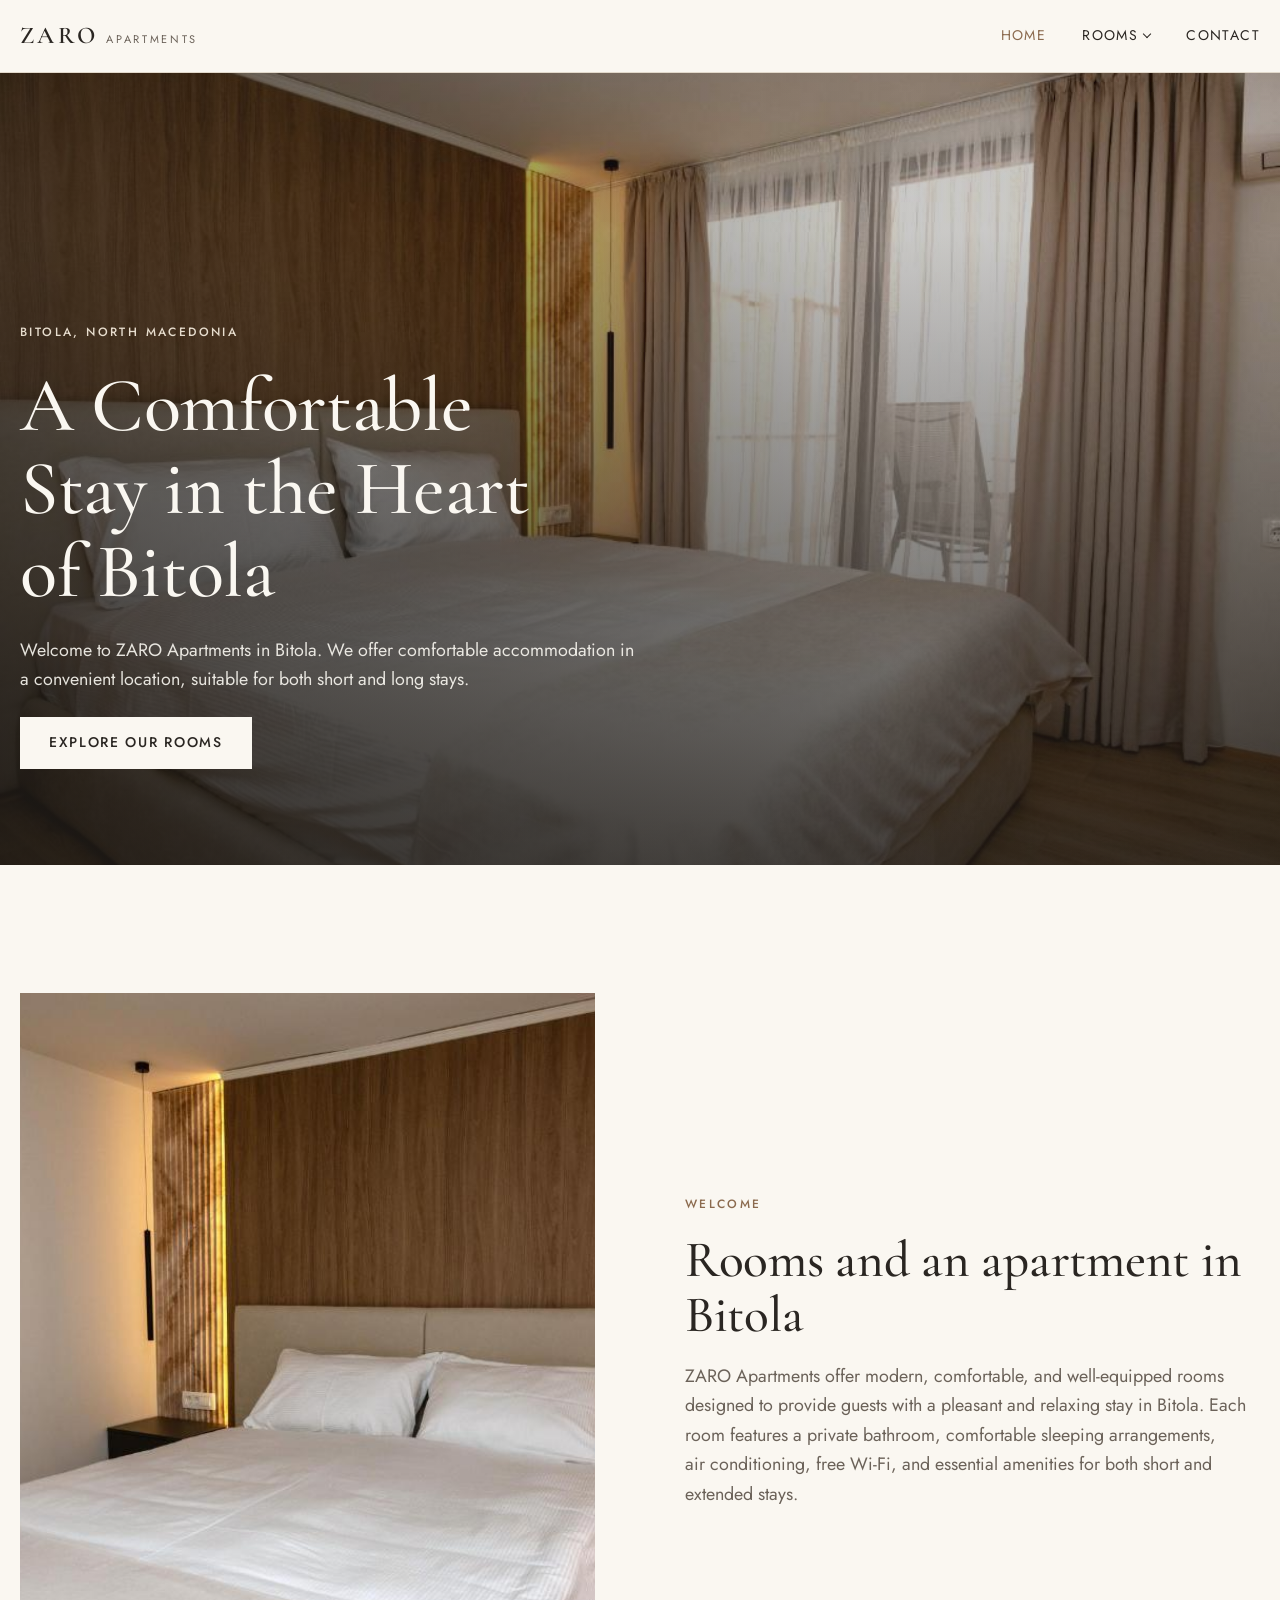
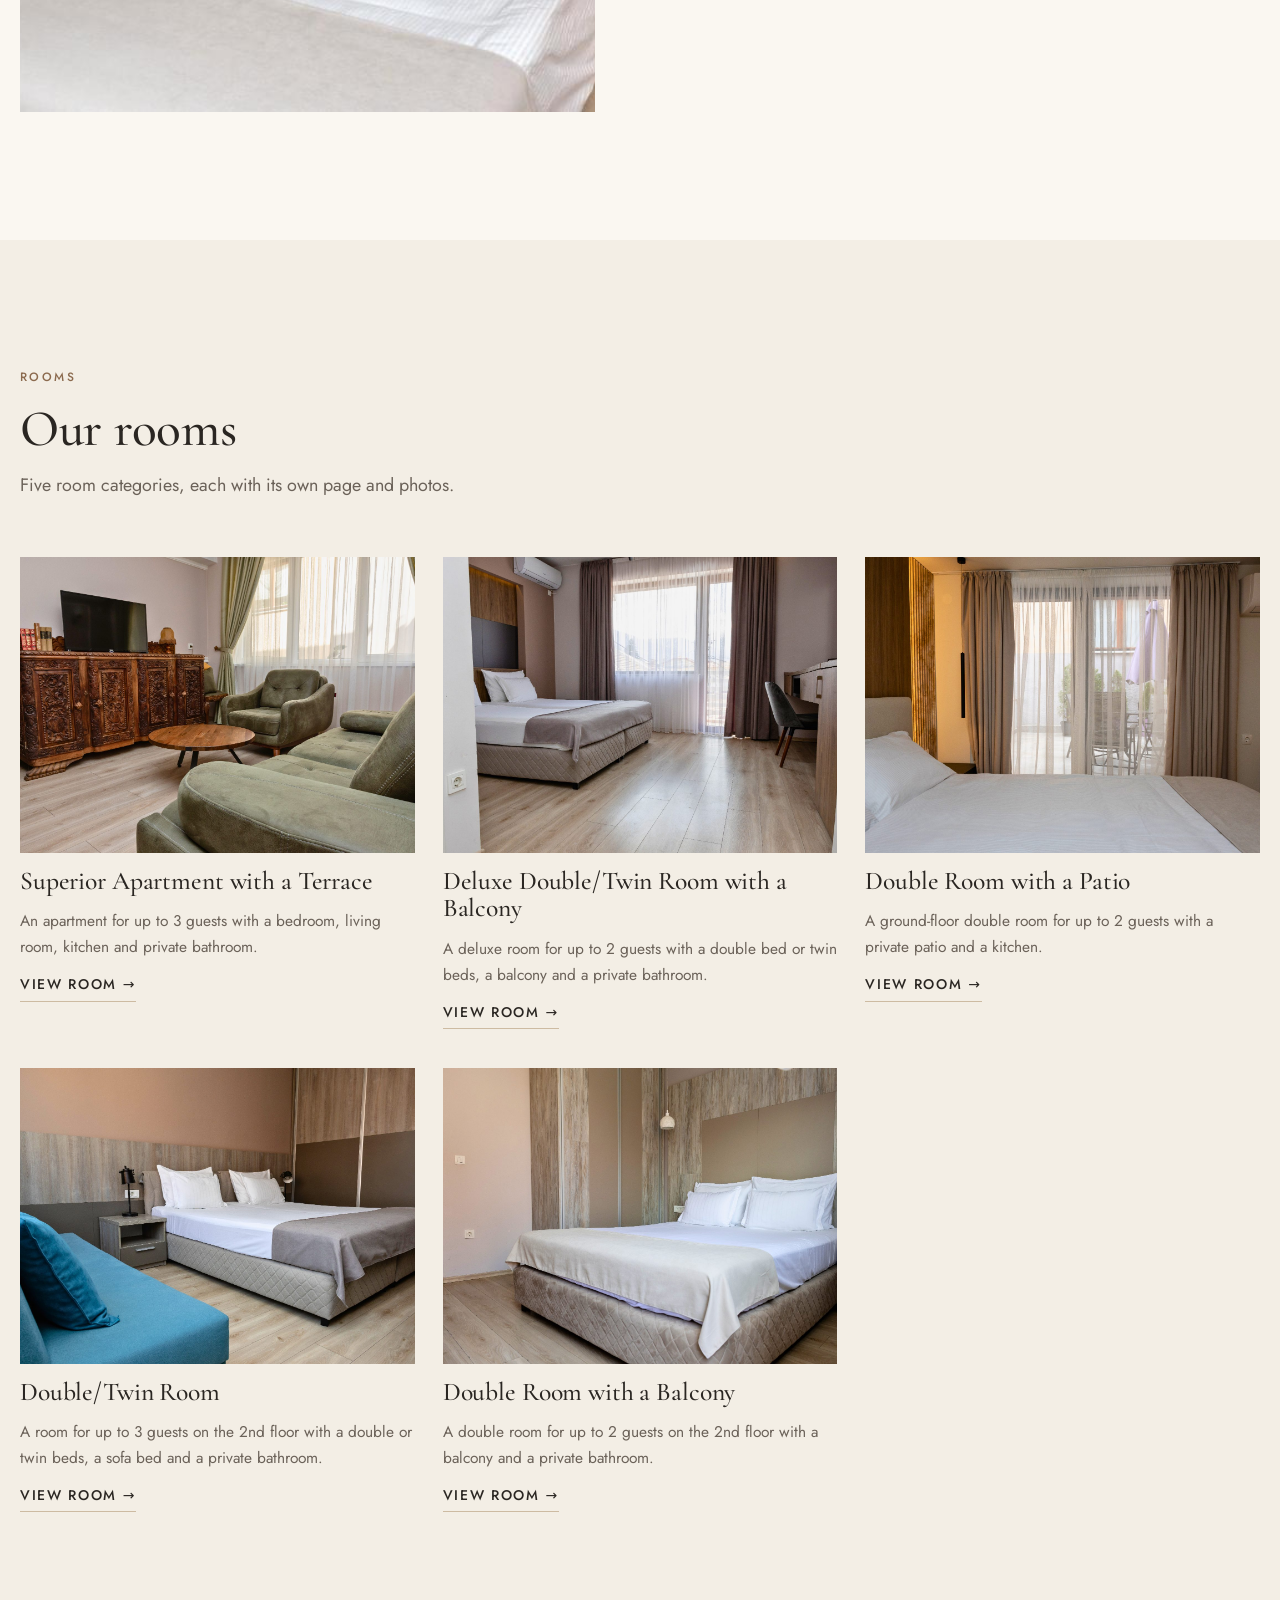
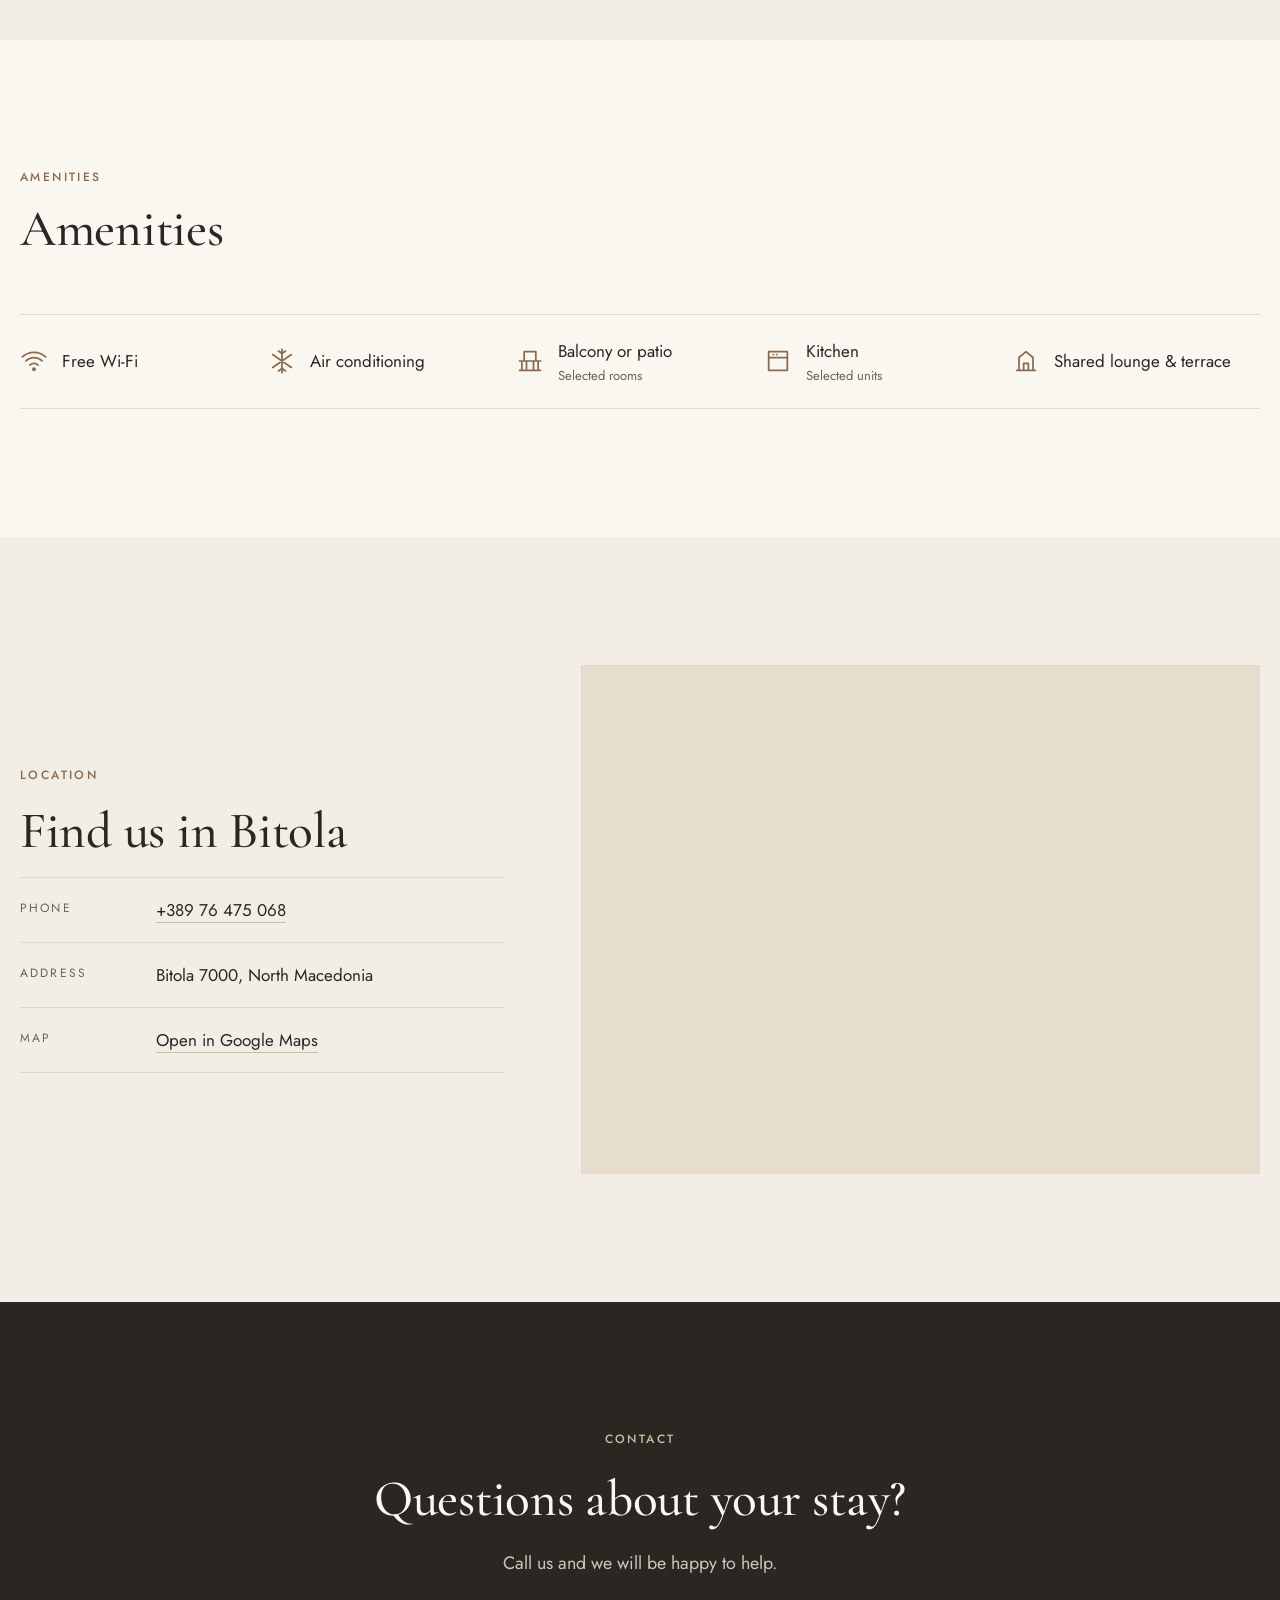
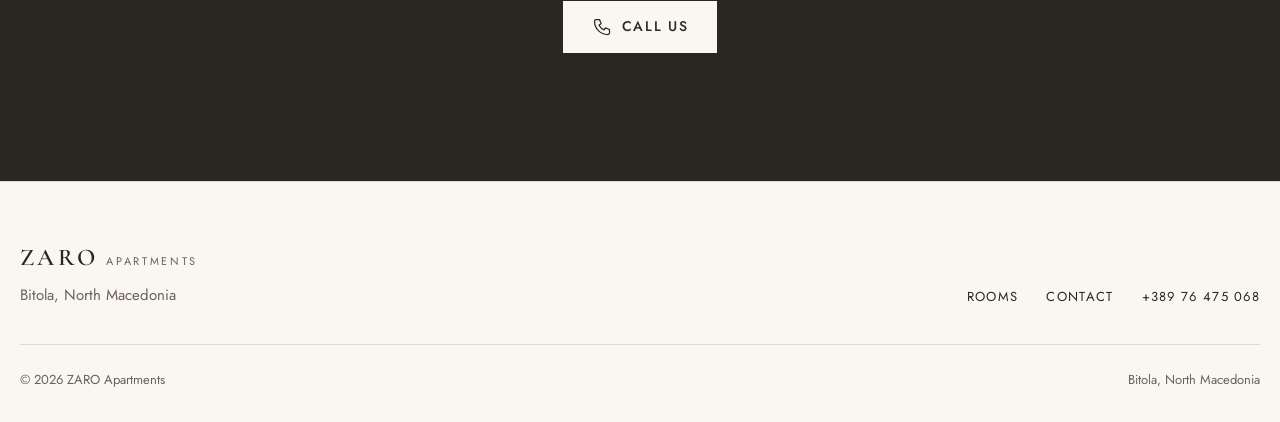
<file: index.html>
<!doctype html>
<html lang="en"><head><meta charset="utf-8"><meta name="viewport" content="width=device-width,initial-scale=1">
<title>ZARO Apartments · Rooms & Apartment in Bitola, North Macedonia</title>
<meta name="description" content="ZARO Apartments in Bitola, North Macedonia. Rooms and an apartment with free Wi-Fi and air conditioning, suitable for short and long stays.">
<link rel="canonical" href="https://avellagency.github.io/zaroapartmani2/">
<meta name="robots" content="index,follow,max-image-preview:large">
<link rel="alternate" hreflang="en" href="https://avellagency.github.io/zaroapartmani2/"><link rel="alternate" hreflang="x-default" href="https://avellagency.github.io/zaroapartmani2/">
<meta property="og:image:width" content="1024"><meta property="og:image:height" content="683"><meta property="og:image:alt" content="A Comfortable Stay in the Heart of Bitola">
<meta name="twitter:card" content="summary_large_image"><meta name="twitter:title" content="ZARO Apartments · Rooms & Apartment in Bitola, North Macedonia"><meta name="twitter:description" content="ZARO Apartments in Bitola, North Macedonia. Rooms and an apartment with free Wi-Fi and air conditioning, suitable for short and long stays."><meta name="twitter:image" content="https://avellagency.github.io/zaroapartmani2/50.jpg">
<meta name="geo.region" content="MK"><meta name="geo.placename" content="Bitola">
<meta name="format-detection" content="telephone=yes">
<link rel="manifest" href="site.webmanifest">
<meta property="og:type" content="website"><meta property="og:locale" content="en_GB"><meta property="og:site_name" content="ZARO Apartments"><meta property="og:title" content="ZARO Apartments · Rooms & Apartment in Bitola, North Macedonia"><meta property="og:description" content="ZARO Apartments in Bitola, North Macedonia. Rooms and an apartment with free Wi-Fi and air conditioning, suitable for short and long stays."><meta property="og:url" content="https://avellagency.github.io/zaroapartmani2/"><meta property="og:image" content="https://avellagency.github.io/zaroapartmani2/50.jpg">
<meta name="theme-color" content="#FAF7F1">
<link rel="icon" href="data:image/svg+xml,%3Csvg xmlns='http://www.w3.org/2000/svg' viewBox='0 0 64 64'%3E%3Crect width='64' height='64' fill='%23FAF7F1'/%3E%3Ctext x='32' y='46' font-family='Georgia' font-size='40' fill='%238B6A4E' text-anchor='middle'%3EZ%3C/text%3E%3C/svg%3E">
<link rel="preload" as="image" href="50.jpg" fetchpriority="high">
<link rel="preconnect" href="https://fonts.googleapis.com"><link rel="preconnect" href="https://fonts.gstatic.com" crossorigin>
<link href="https://fonts.googleapis.com/css2?family=Cormorant+Garamond:wght@500;600&family=Jost:wght@400;500&display=swap" rel="stylesheet">
<link rel="stylesheet" href="style.css">
<script type="application/ld+json">{"@context":"https://schema.org","@graph":[{"@type":"WebSite","@id":"https://avellagency.github.io/zaroapartmani2/#website","url":"https://avellagency.github.io/zaroapartmani2/","name":"ZARO Apartments","inLanguage":"en"},{"@type":"LodgingBusiness","@id":"https://avellagency.github.io/zaroapartmani2/#business","name":"ZARO Apartments","url":"https://avellagency.github.io/zaroapartmani2/","telephone":"+38976475068","image":"https://avellagency.github.io/zaroapartmani2/50.jpg","address":{"@type":"PostalAddress","addressLocality":"Bitola","postalCode":"7000","addressCountry":"MK"},"areaServed":"Bitola","description":"ZARO Apartments in Bitola, North Macedonia. Rooms and an apartment with free Wi-Fi and air conditioning, suitable for short and long stays.","amenityFeature":[{"@type":"LocationFeatureSpecification","name":"Free Wi-Fi","value":true},{"@type":"LocationFeatureSpecification","name":"Air conditioning","value":true},{"@type":"LocationFeatureSpecification","name":"Shared lounge","value":true},{"@type":"LocationFeatureSpecification","name":"Terrace","value":true},{"@type":"LocationFeatureSpecification","name":"Bike rental","value":true},{"@type":"LocationFeatureSpecification","name":"Car rental","value":true}],"containsPlace":[{"@id":"https://avellagency.github.io/zaroapartmani2/deluxe-double-twin-room-with-balcony.html#room"},{"@id":"https://avellagency.github.io/zaroapartmani2/double-room-with-balcony.html#room"},{"@id":"https://avellagency.github.io/zaroapartmani2/double-twin-room.html#room"},{"@id":"https://avellagency.github.io/zaroapartmani2/studio-with-patio.html#room"},{"@id":"https://avellagency.github.io/zaroapartmani2/superior-apartment.html#room"}]}]}</script>
</head><body>
<a class="skip" href="#main">Skip to content</a>
<header class="hdr"><div class="wrap">
<a href="index.html" class="logo" aria-label="ZARO Apartments, home">ZARO<small>APARTMENTS</small></a>
<button class="burger" aria-label="Menu" aria-expanded="false" aria-controls="nav"><i></i><i></i></button>
<nav id="nav" class="nav" aria-label="Main">
<a href="index.html" aria-current="page">Home</a>
<div class="dd"><button aria-expanded="false" aria-controls="rooms-menu">Rooms</button>
<ul id="rooms-menu"><li><a href="superior-apartment.html">Superior Apartment with a Terrace</a></li><li><a href="deluxe-double-twin-room-with-balcony.html">Deluxe Double/Twin Room with a Balcony</a></li><li><a href="studio-with-patio.html">Double Room with a Patio</a></li><li><a href="double-twin-room.html">Double/Twin Room</a></li><li><a href="double-room-with-balcony.html">Double Room with a Balcony</a></li></ul></div>
<a href="contact.html">Contact</a>
</nav></div></header>
<main id="main">
<section class="hero">
<img src="50.jpg" alt="Bright bedroom with white bedding and sheer curtains" width="1024" height="683" fetchpriority="high">
<div class="wrap"><p class="eyebrow">Bitola, North Macedonia</p>
<h1>A Comfortable Stay in the Heart of Bitola</h1>
<p class="lead">Welcome to ZARO Apartments in Bitola. We offer comfortable accommodation in a convenient location, suitable for both short and long stays.</p>
<a href="index.html#rooms" class="btn light">Explore Our Rooms</a></div></section>

<section class="sec"><div class="wrap split">
<img src="13.jpg" alt="Bedroom with warm wood wall panels and soft lighting" width="1024" height="683" loading="lazy">
<div class="stack"><p class="eyebrow">Welcome</p><h2>Rooms and an apartment in Bitola</h2>
<p class="lead">ZARO Apartments offer modern, comfortable, and well-equipped rooms designed to provide guests with a pleasant and relaxing stay in Bitola. Each room features a private bathroom, comfortable sleeping arrangements, air conditioning, free Wi-Fi, and essential amenities for both short and extended stays.</p></div></div></section>

<section class="sec alt" id="rooms"><div class="wrap">
<div class="head"><p class="eyebrow">Rooms</p><h2>Our rooms</h2><p class="lead">Five room categories, each with its own page and photos.</p></div>
<div class="cards"><article class="rc"><a href="superior-apartment.html" class="ph" tabindex="-1" aria-hidden="true"><img src="superior-1.jpg" alt="Living room with carved wooden sideboard, TV and green sofa set" width="1600" height="1067" loading="lazy"></a><h3><a href="superior-apartment.html">Superior Apartment with a Terrace</a></h3><p>An apartment for up to 3 guests with a bedroom, living room, kitchen and private bathroom.</p><a href="superior-apartment.html" class="link" aria-label="View room: Superior Apartment with a Terrace">View Room →</a></article><article class="rc"><a href="deluxe-double-twin-room-with-balcony.html" class="ph" tabindex="-1" aria-hidden="true"><img src="deluxe-2.jpg" alt="Twin room with balcony door, sheer curtains and desk" width="1600" height="1067" loading="lazy"></a><h3><a href="deluxe-double-twin-room-with-balcony.html">Deluxe Double/Twin Room with a Balcony</a></h3><p>A deluxe room for up to 2 guests with a double bed or twin beds, a balcony and a private bathroom.</p><a href="deluxe-double-twin-room-with-balcony.html" class="link" aria-label="View room: Deluxe Double/Twin Room with a Balcony">View Room →</a></article><article class="rc"><a href="studio-with-patio.html" class="ph" tabindex="-1" aria-hidden="true"><img src="patio-1.jpg" alt="Double bed facing the glass door to the private patio" width="1600" height="1067" loading="lazy"></a><h3><a href="studio-with-patio.html">Double Room with a Patio</a></h3><p>A ground-floor double room for up to 2 guests with a private patio and a kitchen.</p><a href="studio-with-patio.html" class="link" aria-label="View room: Double Room with a Patio">View Room →</a></article><article class="rc"><a href="double-twin-room.html" class="ph" tabindex="-1" aria-hidden="true"><img src="twin-1.jpg" alt="Twin beds with sofa bed and bedside table" width="1600" height="1067" loading="lazy"></a><h3><a href="double-twin-room.html">Double/Twin Room</a></h3><p>A room for up to 3 guests on the 2nd floor with a double or twin beds, a sofa bed and a private bathroom.</p><a href="double-twin-room.html" class="link" aria-label="View room: Double/Twin Room">View Room →</a></article><article class="rc"><a href="double-room-with-balcony.html" class="ph" tabindex="-1" aria-hidden="true"><img src="balcony-1.jpg" alt="Double bed with upholstered headboard and wood panel wall" width="1600" height="1067" loading="lazy"></a><h3><a href="double-room-with-balcony.html">Double Room with a Balcony</a></h3><p>A double room for up to 2 guests on the 2nd floor with a balcony and a private bathroom.</p><a href="double-room-with-balcony.html" class="link" aria-label="View room: Double Room with a Balcony">View Room →</a></article></div>
</div></section>

<section class="sec"><div class="wrap">
<div class="head"><p class="eyebrow">Amenities</p><h2>Amenities</h2></div>
<ul class="am">
<li><svg class="ico" viewBox="0 0 24 24" aria-hidden="true"><path d="M2 8.5a15 15 0 0 1 20 0M5 12a10 10 0 0 1 14 0M8.5 15.5a5 5 0 0 1 7 0"/><circle cx="12" cy="19" r="1"/></svg><span>Free Wi-Fi</span></li>
<li><svg class="ico" viewBox="0 0 24 24" aria-hidden="true"><path d="M12 2v20M4 6.5l16 11M20 6.5l-16 11M9 3.5l3 2 3-2M9 20.5l3-2 3 2"/></svg><span>Air conditioning</span></li>
<li><svg class="ico" viewBox="0 0 24 24" aria-hidden="true"><path d="M3 12h18M5 12v8M9 12v8M15 12v8M19 12v8M3 20h18M7 12V4h10v8"/></svg><span>Balcony or patio<small>Selected rooms</small></span></li>
<li><svg class="ico" viewBox="0 0 24 24" aria-hidden="true"><path d="M4 4h16v16H4zM4 9h16M8 6.5h.01M11 6.5h.01"/></svg><span>Kitchen<small>Selected units</small></span></li>
<li><svg class="ico" viewBox="0 0 24 24" aria-hidden="true"><path d="M4 20h16M6 20V9l6-5 6 5v11M10 20v-6h4v6"/></svg><span>Shared lounge &amp; terrace</span></li>
</ul></div></section>

<section class="sec alt" id="location"><div class="wrap loc">
<div class="stack"><p class="eyebrow">Location</p><h2>Find us in Bitola</h2><dl class="dl">
<div><dt>Phone</dt><dd><a href="tel:+38976475068">+389 76 475 068</a></dd></div>
<div><dt>Address</dt><dd>Bitola 7000, North Macedonia</dd></div>
<div><dt>Map</dt><dd><a href="https://www.google.com/maps/search/?api=1&query=ZARO+Apartments+Bitola" target="_blank" rel="noopener">Open in Google Maps</a></dd></div></dl></div>
<div class="map"><iframe src="https://www.google.com/maps?q=ZARO+Apartments+Bitola&z=15&output=embed" loading="lazy" title="Map showing ZARO Apartments in Bitola" referrerpolicy="no-referrer-when-downgrade"></iframe></div></div></section>

<section class="sec cta"><div class="wrap"><p class="eyebrow">Contact</p><h2>Questions about your stay?</h2><p class="lead">Call us and we will be happy to help.</p><a href="tel:+38976475068" class="btn light"><svg class="ico" viewBox="0 0 24 24" aria-hidden="true"><path d="M5 3h4l2 5-2.5 1.5a11 11 0 0 0 6 6L16 13l5 2v4a2 2 0 0 1-2 2A16 16 0 0 1 3 5a2 2 0 0 1 2-2z"/></svg>Call Us</a></div></section>
</main>
<footer class="ftr"><div class="wrap">
<div class="ftr-top"><div class="stack" style="gap:6px"><span class="logo">ZARO<small>APARTMENTS</small></span><span style="color:var(--mut)">Bitola, North Macedonia</span></div>
<nav aria-label="Footer"><a href="index.html#rooms">Rooms</a><a href="contact.html">Contact</a><a href="tel:+38976475068">+389 76 475 068</a></nav></div>
<div class="ftr-base"><span>© 2026 ZARO Apartments</span><span>Bitola, North Macedonia</span></div>
</div></footer>
<script src="main.js" defer></script>
</body></html>
</file>
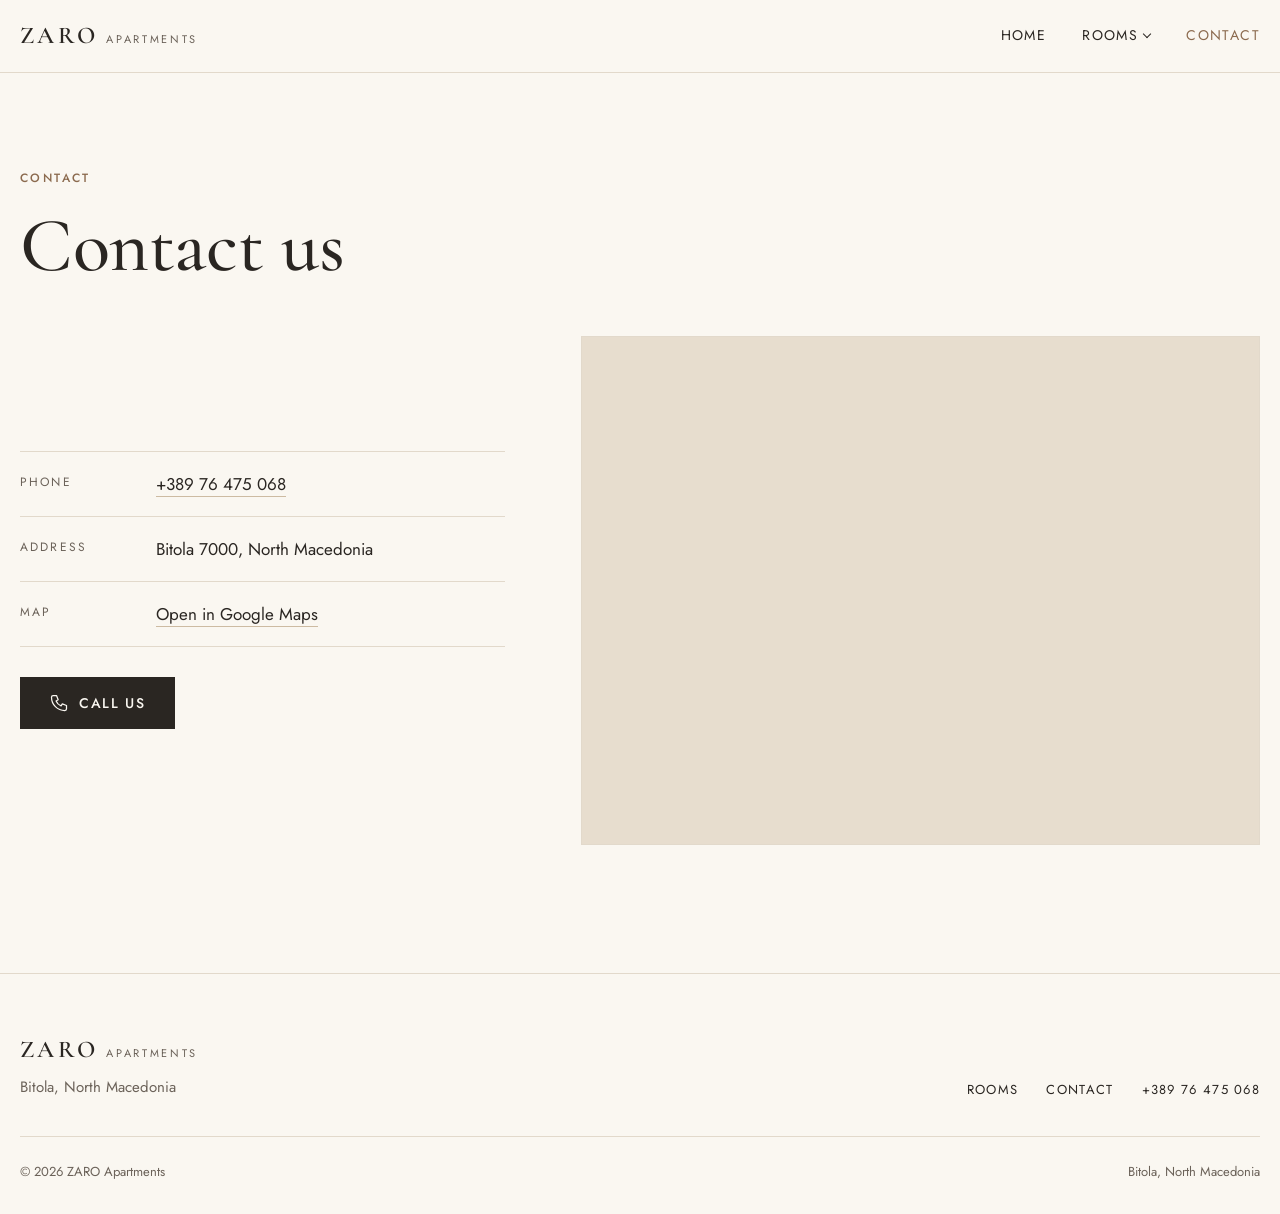
<file: contact.html>
<!doctype html>
<html lang="en"><head><meta charset="utf-8"><meta name="viewport" content="width=device-width,initial-scale=1">
<title>Contact · ZARO Apartments Bitola</title>
<meta name="description" content="Contact ZARO Apartments in Bitola, North Macedonia by phone. Address and Google Maps directions.">
<link rel="canonical" href="https://avellagency.github.io/zaroapartmani2/contact.html">
<meta name="robots" content="index,follow,max-image-preview:large">
<link rel="alternate" hreflang="en" href="https://avellagency.github.io/zaroapartmani2/contact.html"><link rel="alternate" hreflang="x-default" href="https://avellagency.github.io/zaroapartmani2/contact.html">
<meta property="og:image:width" content="1024"><meta property="og:image:height" content="683"><meta property="og:image:alt" content="Contact us">
<meta name="twitter:card" content="summary_large_image"><meta name="twitter:title" content="Contact · ZARO Apartments Bitola"><meta name="twitter:description" content="Contact ZARO Apartments in Bitola, North Macedonia by phone. Address and Google Maps directions."><meta name="twitter:image" content="https://avellagency.github.io/zaroapartmani2/50.jpg">
<meta name="geo.region" content="MK"><meta name="geo.placename" content="Bitola">
<meta name="format-detection" content="telephone=yes">
<link rel="manifest" href="site.webmanifest">
<meta property="og:type" content="website"><meta property="og:locale" content="en_GB"><meta property="og:site_name" content="ZARO Apartments"><meta property="og:title" content="Contact · ZARO Apartments Bitola"><meta property="og:description" content="Contact ZARO Apartments in Bitola, North Macedonia by phone. Address and Google Maps directions."><meta property="og:url" content="https://avellagency.github.io/zaroapartmani2/contact.html"><meta property="og:image" content="https://avellagency.github.io/zaroapartmani2/50.jpg">
<meta name="theme-color" content="#FAF7F1">
<link rel="icon" href="data:image/svg+xml,%3Csvg xmlns='http://www.w3.org/2000/svg' viewBox='0 0 64 64'%3E%3Crect width='64' height='64' fill='%23FAF7F1'/%3E%3Ctext x='32' y='46' font-family='Georgia' font-size='40' fill='%238B6A4E' text-anchor='middle'%3EZ%3C/text%3E%3C/svg%3E">
<link rel="preconnect" href="https://fonts.googleapis.com"><link rel="preconnect" href="https://fonts.gstatic.com" crossorigin>
<link href="https://fonts.googleapis.com/css2?family=Cormorant+Garamond:wght@500;600&family=Jost:wght@400;500&display=swap" rel="stylesheet">
<link rel="stylesheet" href="style.css">
<script type="application/ld+json">{"@context":"https://schema.org","@graph":[{"@type":"ContactPage","url":"https://avellagency.github.io/zaroapartmani2/contact.html","name":"Contact · ZARO Apartments Bitola","about":{"@id":"https://avellagency.github.io/zaroapartmani2/#business"}},{"@type":"LodgingBusiness","@id":"https://avellagency.github.io/zaroapartmani2/#business","name":"ZARO Apartments","url":"https://avellagency.github.io/zaroapartmani2/","telephone":"+38976475068","image":"https://avellagency.github.io/zaroapartmani2/50.jpg","address":{"@type":"PostalAddress","addressLocality":"Bitola","postalCode":"7000","addressCountry":"MK"},"areaServed":"Bitola"},{"@type":"BreadcrumbList","itemListElement":[{"@type":"ListItem","position":1,"name":"Home","item":"https://avellagency.github.io/zaroapartmani2/"},{"@type":"ListItem","position":2,"name":"Contact","item":"https://avellagency.github.io/zaroapartmani2/contact.html"}]}]}</script>
</head><body>
<a class="skip" href="#main">Skip to content</a>
<header class="hdr"><div class="wrap">
<a href="index.html" class="logo" aria-label="ZARO Apartments, home">ZARO<small>APARTMENTS</small></a>
<button class="burger" aria-label="Menu" aria-expanded="false" aria-controls="nav"><i></i><i></i></button>
<nav id="nav" class="nav" aria-label="Main">
<a href="index.html">Home</a>
<div class="dd"><button aria-expanded="false" aria-controls="rooms-menu">Rooms</button>
<ul id="rooms-menu"><li><a href="superior-apartment.html">Superior Apartment with a Terrace</a></li><li><a href="deluxe-double-twin-room-with-balcony.html">Deluxe Double/Twin Room with a Balcony</a></li><li><a href="studio-with-patio.html">Double Room with a Patio</a></li><li><a href="double-twin-room.html">Double/Twin Room</a></li><li><a href="double-room-with-balcony.html">Double Room with a Balcony</a></li></ul></div>
<a href="contact.html" aria-current="page">Contact</a>
</nav></div></header>
<main id="main">
<div class="wrap rhead" style="padding-top:clamp(56px,8vw,96px)"><p class="eyebrow">Contact</p><h1>Contact us</h1></div>
<div class="wrap loc" style="padding-bottom:clamp(72px,10vw,128px)"><div class="stack"><dl class="dl">
<div><dt>Phone</dt><dd><a href="tel:+38976475068">+389 76 475 068</a></dd></div>
<div><dt>Address</dt><dd>Bitola 7000, North Macedonia</dd></div>
<div><dt>Map</dt><dd><a href="https://www.google.com/maps/search/?api=1&query=ZARO+Apartments+Bitola" target="_blank" rel="noopener">Open in Google Maps</a></dd></div></dl><div style="margin-top:12px"><a href="tel:+38976475068" class="btn "><svg class="ico" viewBox="0 0 24 24" aria-hidden="true"><path d="M5 3h4l2 5-2.5 1.5a11 11 0 0 0 6 6L16 13l5 2v4a2 2 0 0 1-2 2A16 16 0 0 1 3 5a2 2 0 0 1 2-2z"/></svg>Call Us</a></div></div><div class="map"><iframe src="https://www.google.com/maps?q=ZARO+Apartments+Bitola&z=15&output=embed" loading="lazy" title="Map showing ZARO Apartments in Bitola" referrerpolicy="no-referrer-when-downgrade"></iframe></div></div>
</main>
<footer class="ftr"><div class="wrap">
<div class="ftr-top"><div class="stack" style="gap:6px"><span class="logo">ZARO<small>APARTMENTS</small></span><span style="color:var(--mut)">Bitola, North Macedonia</span></div>
<nav aria-label="Footer"><a href="index.html#rooms">Rooms</a><a href="contact.html">Contact</a><a href="tel:+38976475068">+389 76 475 068</a></nav></div>
<div class="ftr-base"><span>© 2026 ZARO Apartments</span><span>Bitola, North Macedonia</span></div>
</div></footer>
<script src="main.js" defer></script>
</body></html>
</file>
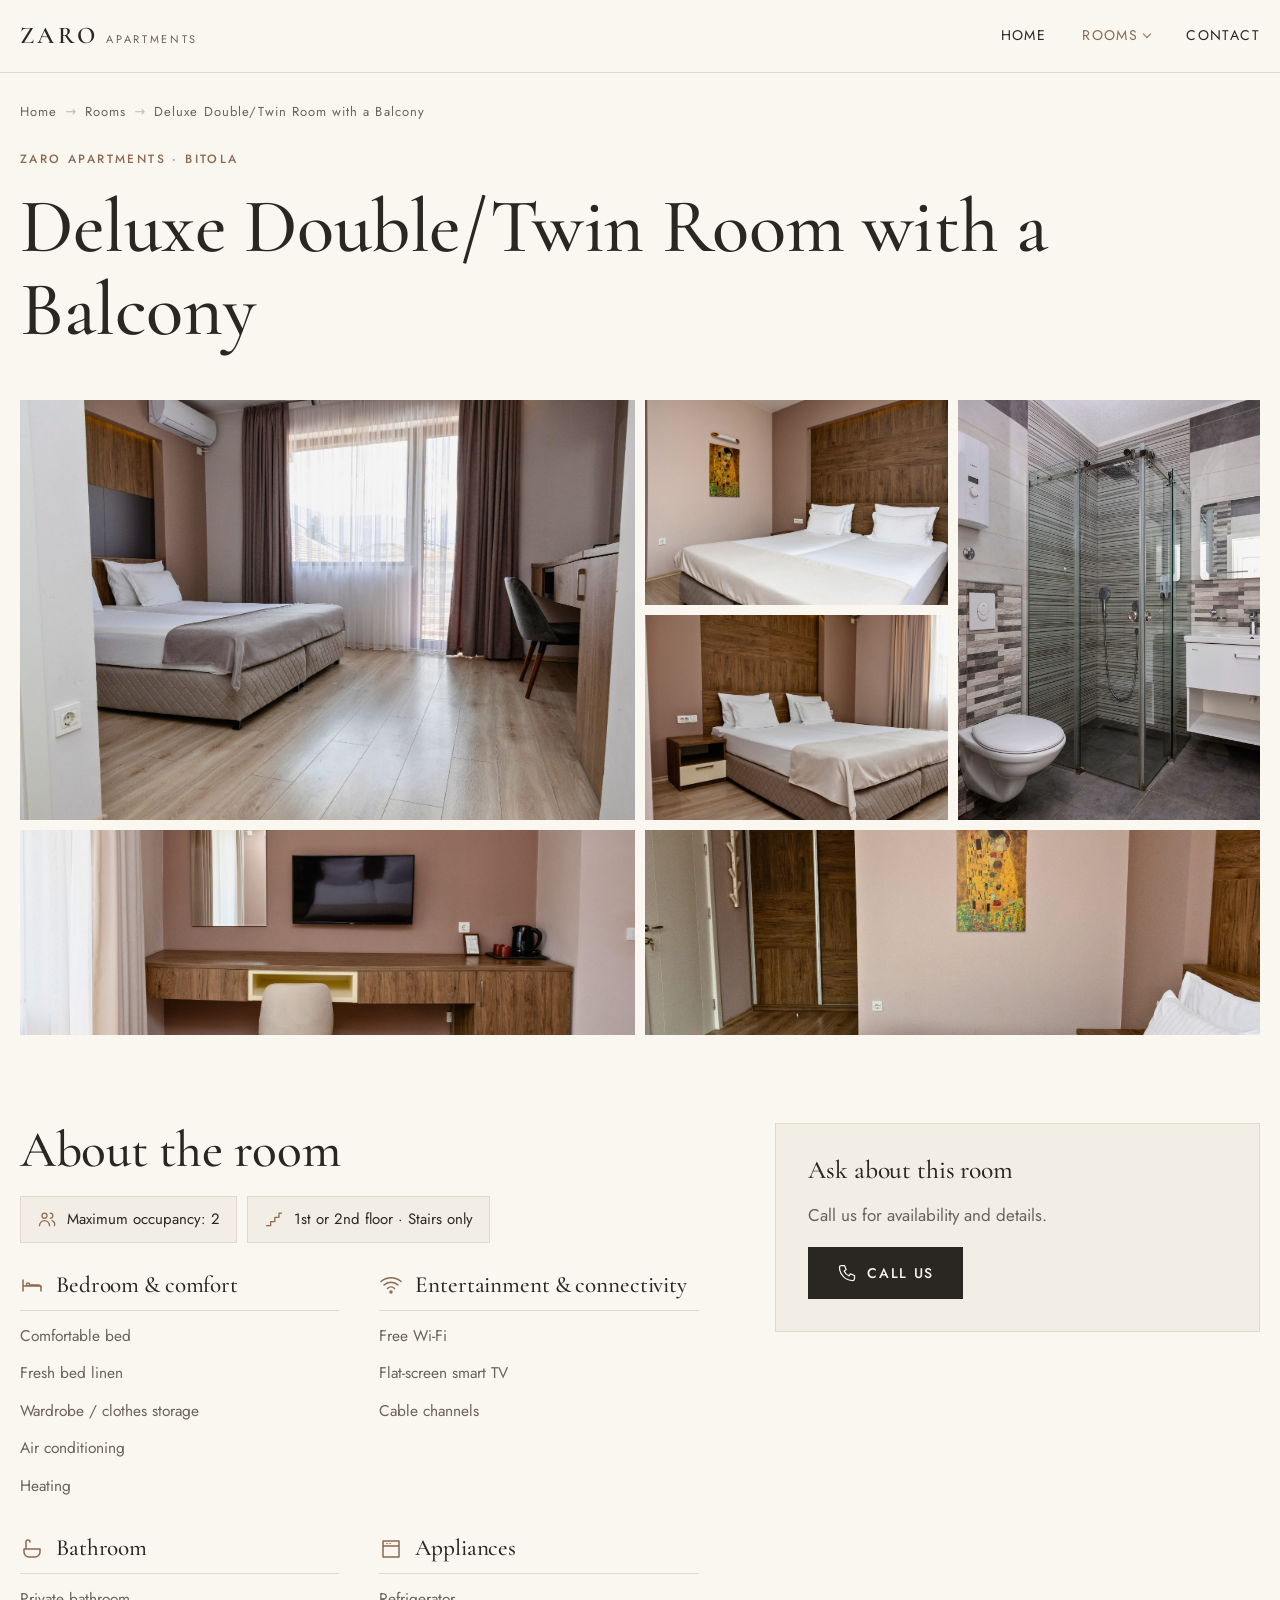
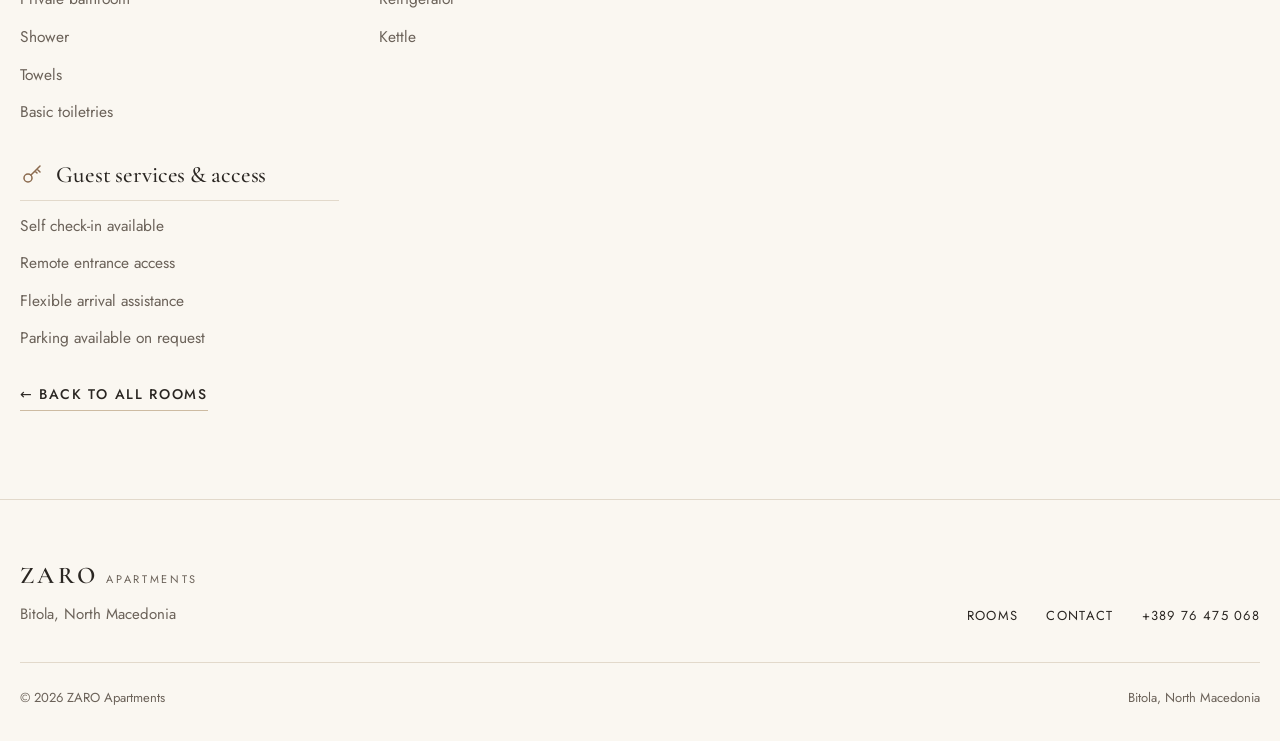
<file: deluxe-double-twin-room-with-balcony.html>
<!doctype html>
<html lang="en"><head><meta charset="utf-8"><meta name="viewport" content="width=device-width,initial-scale=1">
<title>Deluxe Double/Twin Room with a Balcony · ZARO Apartments Bitola</title>
<meta name="description" content="Deluxe Double/Twin Room with a Balcony at ZARO Apartments, Bitola. Up to 2 guests, private bathroom with shower, free Wi-Fi, smart TV, air conditioning and self check-in.">
<link rel="canonical" href="https://avellagency.github.io/zaroapartmani2/deluxe-double-twin-room-with-balcony.html">
<meta name="robots" content="index,follow,max-image-preview:large">
<link rel="alternate" hreflang="en" href="https://avellagency.github.io/zaroapartmani2/deluxe-double-twin-room-with-balcony.html"><link rel="alternate" hreflang="x-default" href="https://avellagency.github.io/zaroapartmani2/deluxe-double-twin-room-with-balcony.html">
<meta property="og:image:width" content="1600"><meta property="og:image:height" content="1067"><meta property="og:image:alt" content="Deluxe Double/Twin Room with a Balcony">
<meta name="twitter:card" content="summary_large_image"><meta name="twitter:title" content="Deluxe Double/Twin Room with a Balcony · ZARO Apartments Bitola"><meta name="twitter:description" content="Deluxe Double/Twin Room with a Balcony at ZARO Apartments, Bitola. Up to 2 guests, private bathroom with shower, free Wi-Fi, smart TV, air conditioning and self check-in."><meta name="twitter:image" content="https://avellagency.github.io/zaroapartmani2/deluxe-2.jpg">
<meta name="geo.region" content="MK"><meta name="geo.placename" content="Bitola">
<meta name="format-detection" content="telephone=yes">
<link rel="manifest" href="site.webmanifest">
<meta property="og:type" content="website"><meta property="og:locale" content="en_GB"><meta property="og:site_name" content="ZARO Apartments"><meta property="og:title" content="Deluxe Double/Twin Room with a Balcony · ZARO Apartments Bitola"><meta property="og:description" content="Deluxe Double/Twin Room with a Balcony at ZARO Apartments, Bitola. Up to 2 guests, private bathroom with shower, free Wi-Fi, smart TV, air conditioning and self check-in."><meta property="og:url" content="https://avellagency.github.io/zaroapartmani2/deluxe-double-twin-room-with-balcony.html"><meta property="og:image" content="https://avellagency.github.io/zaroapartmani2/deluxe-2.jpg">
<meta name="theme-color" content="#FAF7F1">
<link rel="icon" href="data:image/svg+xml,%3Csvg xmlns='http://www.w3.org/2000/svg' viewBox='0 0 64 64'%3E%3Crect width='64' height='64' fill='%23FAF7F1'/%3E%3Ctext x='32' y='46' font-family='Georgia' font-size='40' fill='%238B6A4E' text-anchor='middle'%3EZ%3C/text%3E%3C/svg%3E">
<link rel="preconnect" href="https://fonts.googleapis.com"><link rel="preconnect" href="https://fonts.gstatic.com" crossorigin>
<link href="https://fonts.googleapis.com/css2?family=Cormorant+Garamond:wght@500;600&family=Jost:wght@400;500&display=swap" rel="stylesheet">
<link rel="stylesheet" href="style.css">
<script type="application/ld+json">{"@context":"https://schema.org","@graph":[{"@type":"HotelRoom","@id":"https://avellagency.github.io/zaroapartmani2/deluxe-double-twin-room-with-balcony.html#room","name":"Deluxe Double/Twin Room with a Balcony","description":"Deluxe Double/Twin Room with a Balcony at ZARO Apartments, Bitola. Up to 2 guests, private bathroom with shower, free Wi-Fi, smart TV, air conditioning and self check-in.","url":"https://avellagency.github.io/zaroapartmani2/deluxe-double-twin-room-with-balcony.html","image":["https://avellagency.github.io/zaroapartmani2/deluxe-2.jpg","https://avellagency.github.io/zaroapartmani2/deluxe-3.jpg","https://avellagency.github.io/zaroapartmani2/deluxe-1.jpg","https://avellagency.github.io/zaroapartmani2/deluxe-4.jpg","https://avellagency.github.io/zaroapartmani2/deluxe-5.jpg","https://avellagency.github.io/zaroapartmani2/deluxe-6.jpg"],"occupancy":{"@type":"QuantitativeValue","maxValue":2},"bed":"Double or twin beds","containedInPlace":{"@id":"https://avellagency.github.io/zaroapartmani2/#business"},"amenityFeature":[{"@type":"LocationFeatureSpecification","name":"Comfortable bed","value":true},{"@type":"LocationFeatureSpecification","name":"Fresh bed linen","value":true},{"@type":"LocationFeatureSpecification","name":"Wardrobe / clothes storage","value":true},{"@type":"LocationFeatureSpecification","name":"Air conditioning","value":true},{"@type":"LocationFeatureSpecification","name":"Heating","value":true},{"@type":"LocationFeatureSpecification","name":"Free Wi-Fi","value":true},{"@type":"LocationFeatureSpecification","name":"Flat-screen smart TV","value":true},{"@type":"LocationFeatureSpecification","name":"Cable channels","value":true},{"@type":"LocationFeatureSpecification","name":"Private bathroom","value":true},{"@type":"LocationFeatureSpecification","name":"Shower","value":true},{"@type":"LocationFeatureSpecification","name":"Towels","value":true},{"@type":"LocationFeatureSpecification","name":"Basic toiletries","value":true},{"@type":"LocationFeatureSpecification","name":"Refrigerator","value":true},{"@type":"LocationFeatureSpecification","name":"Kettle","value":true},{"@type":"LocationFeatureSpecification","name":"Self check-in available","value":true},{"@type":"LocationFeatureSpecification","name":"Remote entrance access","value":true},{"@type":"LocationFeatureSpecification","name":"Flexible arrival assistance","value":true},{"@type":"LocationFeatureSpecification","name":"Parking available on request","value":true},{"@type":"LocationFeatureSpecification","name":"Balcony","value":true}]},{"@type":"BreadcrumbList","itemListElement":[{"@type":"ListItem","position":1,"name":"Home","item":"https://avellagency.github.io/zaroapartmani2/"},{"@type":"ListItem","position":2,"name":"Rooms","item":"https://avellagency.github.io/zaroapartmani2/#rooms"},{"@type":"ListItem","position":3,"name":"Deluxe Double/Twin Room with a Balcony","item":"https://avellagency.github.io/zaroapartmani2/deluxe-double-twin-room-with-balcony.html"}]}]}</script>
</head><body>
<a class="skip" href="#main">Skip to content</a>
<header class="hdr"><div class="wrap">
<a href="index.html" class="logo" aria-label="ZARO Apartments, home">ZARO<small>APARTMENTS</small></a>
<button class="burger" aria-label="Menu" aria-expanded="false" aria-controls="nav"><i></i><i></i></button>
<nav id="nav" class="nav" aria-label="Main">
<a href="index.html">Home</a>
<div class="dd cur"><button aria-expanded="false" aria-controls="rooms-menu">Rooms</button>
<ul id="rooms-menu"><li><a href="superior-apartment.html">Superior Apartment with a Terrace</a></li><li><a href="deluxe-double-twin-room-with-balcony.html" aria-current="page">Deluxe Double/Twin Room with a Balcony</a></li><li><a href="studio-with-patio.html">Double Room with a Patio</a></li><li><a href="double-twin-room.html">Double/Twin Room</a></li><li><a href="double-room-with-balcony.html">Double Room with a Balcony</a></li></ul></div>
<a href="contact.html">Contact</a>
</nav></div></header>
<main id="main">
<nav class="wrap crumb" aria-label="Breadcrumb"><ol><li><a href="index.html">Home</a></li><li><a href="index.html#rooms">Rooms</a></li><li aria-current="page">Deluxe Double/Twin Room with a Balcony</li></ol></nav>
<div class="wrap rhead"><p class="eyebrow">ZARO Apartments · Bitola</p><h1>Deluxe Double/Twin Room with a Balcony</h1></div>
<div class="wrap"><div class="gal"><button type="button" aria-label="Open photo: Twin room with balcony door, sheer curtains and desk"><img src="deluxe-2.jpg" alt="Twin room with balcony door, sheer curtains and desk" width="1600" height="1067" fetchpriority="high"></button><button type="button" aria-label="Open photo: Twin beds with wood panel headboard and wall art"><img src="deluxe-3.jpg" alt="Twin beds with wood panel headboard and wall art" width="1600" height="1067" loading="lazy"></button><button type="button" aria-label="Open photo: Bathroom with glass walk-in shower, washbasin and toilet" style="grid-row:span 2"><img src="deluxe-1.jpg" alt="Bathroom with glass walk-in shower, washbasin and toilet" width="1067" height="1600" loading="lazy"></button><button type="button" aria-label="Open photo: Twin beds pushed together with bedside table"><img src="deluxe-4.jpg" alt="Twin beds pushed together with bedside table" width="1600" height="1067" loading="lazy"></button><button type="button" aria-label="Open photo: Desk with chair, flat-screen TV, mirror and kettle" style="grid-column:span 2"><img src="deluxe-5.jpg" alt="Desk with chair, flat-screen TV, mirror and kettle" width="1600" height="1067" loading="lazy"></button><button type="button" aria-label="Open photo: Wardrobe, entrance door and wall art" style="grid-column:span 2"><img src="deluxe-6.jpg" alt="Wardrobe, entrance door and wall art" width="1600" height="1067" loading="lazy"></button></div></div>
<div class="wrap rbody">
<div class="stack"><h2>About the room</h2>
<ul class="facts"><li><svg class="ico" viewBox="0 0 24 24" aria-hidden="true"><circle cx="9" cy="8" r="3"/><path d="M3 20a6 6 0 0 1 12 0M16 5a3 3 0 0 1 0 6M18 14a5 5 0 0 1 3 6"/></svg><span>Maximum occupancy: 2</span></li><li><svg class="ico" viewBox="0 0 24 24" aria-hidden="true"><path d="M3 20h5v-5h5v-5h5V5h3"/></svg><span>1st or 2nd floor · Stairs only</span></li></ul>
<div class="amg"><section><h3><svg class="ico" viewBox="0 0 24 24" aria-hidden="true"><path d="M3 18V7M3 13h18v5M21 18v-3a3 3 0 0 0-3-3H10v1M6.5 11.5a1.5 1.5 0 1 0 0-.01"/></svg>Bedroom &amp; comfort</h3><ul><li>Comfortable bed</li><li>Fresh bed linen</li><li>Wardrobe / clothes storage</li><li>Air conditioning</li><li>Heating</li></ul></section><section><h3><svg class="ico" viewBox="0 0 24 24" aria-hidden="true"><path d="M2 8.5a15 15 0 0 1 20 0M5 12a10 10 0 0 1 14 0M8.5 15.5a5 5 0 0 1 7 0"/><circle cx="12" cy="19" r="1"/></svg>Entertainment &amp; connectivity</h3><ul><li>Free Wi-Fi</li><li>Flat-screen smart TV</li><li>Cable channels</li></ul></section><section><h3><svg class="ico" viewBox="0 0 24 24" aria-hidden="true"><path d="M4 12h16v3a5 5 0 0 1-5 5H9a5 5 0 0 1-5-5zM6 12V5a2 2 0 0 1 4 0"/></svg>Bathroom</h3><ul><li>Private bathroom</li><li>Shower</li><li>Towels</li><li>Basic toiletries</li></ul></section><section><h3><svg class="ico" viewBox="0 0 24 24" aria-hidden="true"><path d="M4 4h16v16H4zM4 9h16M8 6.5h.01M11 6.5h.01"/></svg>Appliances</h3><ul><li>Refrigerator</li><li>Kettle</li></ul></section><section><h3><svg class="ico" viewBox="0 0 24 24" aria-hidden="true"><circle cx="8" cy="15" r="4"/><path d="M11 12l9-9M17 6l3 3M15 8l2 2"/></svg>Guest services &amp; access</h3><ul><li>Self check-in available</li><li>Remote entrance access</li><li>Flexible arrival assistance</li><li>Parking available on request</li></ul></section></div>
<a href="index.html#rooms" class="link">← Back to All Rooms</a></div>
<div class="stack" style="align-content:start"><div class="side"><h3>Ask about this room</h3><p style="color:var(--mut)">Call us for availability and details.</p><a href="tel:+38976475068" class="btn"><svg class="ico" viewBox="0 0 24 24" aria-hidden="true"><path d="M5 3h4l2 5-2.5 1.5a11 11 0 0 0 6 6L16 13l5 2v4a2 2 0 0 1-2 2A16 16 0 0 1 3 5a2 2 0 0 1 2-2z"/></svg>Call Us</a></div></div>
</div>
<div class="lb" role="dialog" aria-modal="true" aria-label="Photo viewer"><div class="lb-bar"><span class="n"></span><button type="button" class="x" aria-label="Close">✕</button></div><button type="button" class="pv" aria-label="Previous photo">←</button><img alt=""><button type="button" class="nx" aria-label="Next photo">→</button></div>
</main>
<footer class="ftr"><div class="wrap">
<div class="ftr-top"><div class="stack" style="gap:6px"><span class="logo">ZARO<small>APARTMENTS</small></span><span style="color:var(--mut)">Bitola, North Macedonia</span></div>
<nav aria-label="Footer"><a href="index.html#rooms">Rooms</a><a href="contact.html">Contact</a><a href="tel:+38976475068">+389 76 475 068</a></nav></div>
<div class="ftr-base"><span>© 2026 ZARO Apartments</span><span>Bitola, North Macedonia</span></div>
</div></footer>
<script src="main.js" defer></script>
</body></html>
</file>
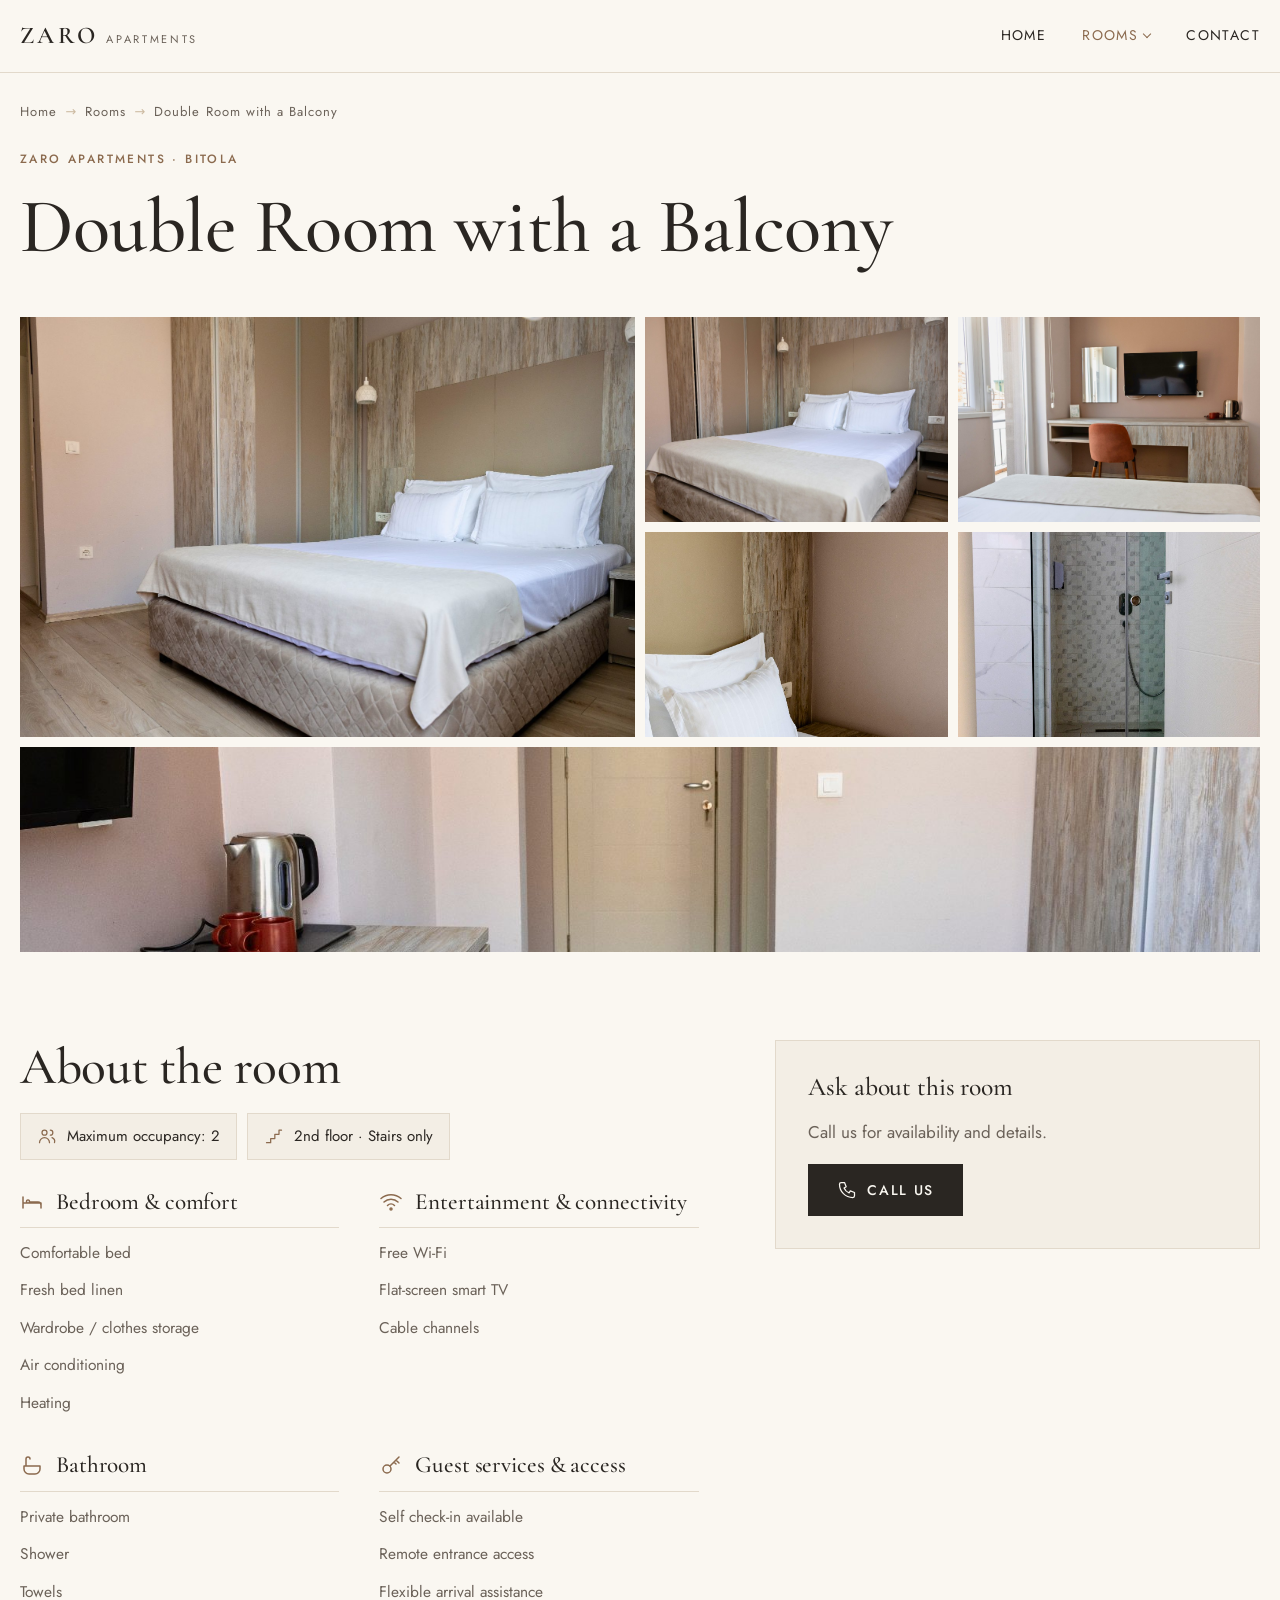
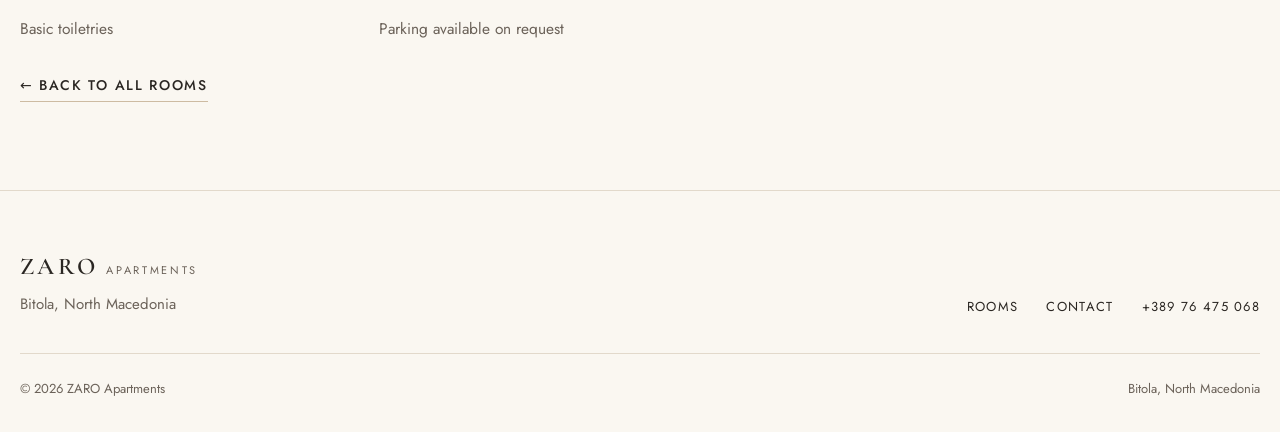
<file: double-room-with-balcony.html>
<!doctype html>
<html lang="en"><head><meta charset="utf-8"><meta name="viewport" content="width=device-width,initial-scale=1">
<title>Double Room with a Balcony · ZARO Apartments Bitola</title>
<meta name="description" content="Double Room with a Balcony at ZARO Apartments, Bitola. 2nd floor, up to 2 guests, private bathroom with shower, free Wi-Fi, smart TV, air conditioning and self check-in.">
<link rel="canonical" href="https://avellagency.github.io/zaroapartmani2/double-room-with-balcony.html">
<meta name="robots" content="index,follow,max-image-preview:large">
<link rel="alternate" hreflang="en" href="https://avellagency.github.io/zaroapartmani2/double-room-with-balcony.html"><link rel="alternate" hreflang="x-default" href="https://avellagency.github.io/zaroapartmani2/double-room-with-balcony.html">
<meta property="og:image:width" content="1600"><meta property="og:image:height" content="1067"><meta property="og:image:alt" content="Double Room with a Balcony">
<meta name="twitter:card" content="summary_large_image"><meta name="twitter:title" content="Double Room with a Balcony · ZARO Apartments Bitola"><meta name="twitter:description" content="Double Room with a Balcony at ZARO Apartments, Bitola. 2nd floor, up to 2 guests, private bathroom with shower, free Wi-Fi, smart TV, air conditioning and self check-in."><meta name="twitter:image" content="https://avellagency.github.io/zaroapartmani2/balcony-1.jpg">
<meta name="geo.region" content="MK"><meta name="geo.placename" content="Bitola">
<meta name="format-detection" content="telephone=yes">
<link rel="manifest" href="site.webmanifest">
<meta property="og:type" content="website"><meta property="og:locale" content="en_GB"><meta property="og:site_name" content="ZARO Apartments"><meta property="og:title" content="Double Room with a Balcony · ZARO Apartments Bitola"><meta property="og:description" content="Double Room with a Balcony at ZARO Apartments, Bitola. 2nd floor, up to 2 guests, private bathroom with shower, free Wi-Fi, smart TV, air conditioning and self check-in."><meta property="og:url" content="https://avellagency.github.io/zaroapartmani2/double-room-with-balcony.html"><meta property="og:image" content="https://avellagency.github.io/zaroapartmani2/balcony-1.jpg">
<meta name="theme-color" content="#FAF7F1">
<link rel="icon" href="data:image/svg+xml,%3Csvg xmlns='http://www.w3.org/2000/svg' viewBox='0 0 64 64'%3E%3Crect width='64' height='64' fill='%23FAF7F1'/%3E%3Ctext x='32' y='46' font-family='Georgia' font-size='40' fill='%238B6A4E' text-anchor='middle'%3EZ%3C/text%3E%3C/svg%3E">
<link rel="preconnect" href="https://fonts.googleapis.com"><link rel="preconnect" href="https://fonts.gstatic.com" crossorigin>
<link href="https://fonts.googleapis.com/css2?family=Cormorant+Garamond:wght@500;600&family=Jost:wght@400;500&display=swap" rel="stylesheet">
<link rel="stylesheet" href="style.css">
<script type="application/ld+json">{"@context":"https://schema.org","@graph":[{"@type":"HotelRoom","@id":"https://avellagency.github.io/zaroapartmani2/double-room-with-balcony.html#room","name":"Double Room with a Balcony","description":"Double Room with a Balcony at ZARO Apartments, Bitola. 2nd floor, up to 2 guests, private bathroom with shower, free Wi-Fi, smart TV, air conditioning and self check-in.","url":"https://avellagency.github.io/zaroapartmani2/double-room-with-balcony.html","image":["https://avellagency.github.io/zaroapartmani2/balcony-1.jpg","https://avellagency.github.io/zaroapartmani2/balcony-2.jpg","https://avellagency.github.io/zaroapartmani2/balcony-3.jpg","https://avellagency.github.io/zaroapartmani2/balcony-4.jpg","https://avellagency.github.io/zaroapartmani2/balcony-5.jpg","https://avellagency.github.io/zaroapartmani2/balcony-6.jpg"],"occupancy":{"@type":"QuantitativeValue","maxValue":2},"floorLevel":"2","bed":"Double bed","containedInPlace":{"@id":"https://avellagency.github.io/zaroapartmani2/#business"},"amenityFeature":[{"@type":"LocationFeatureSpecification","name":"Comfortable bed","value":true},{"@type":"LocationFeatureSpecification","name":"Fresh bed linen","value":true},{"@type":"LocationFeatureSpecification","name":"Wardrobe / clothes storage","value":true},{"@type":"LocationFeatureSpecification","name":"Air conditioning","value":true},{"@type":"LocationFeatureSpecification","name":"Heating","value":true},{"@type":"LocationFeatureSpecification","name":"Free Wi-Fi","value":true},{"@type":"LocationFeatureSpecification","name":"Flat-screen smart TV","value":true},{"@type":"LocationFeatureSpecification","name":"Cable channels","value":true},{"@type":"LocationFeatureSpecification","name":"Private bathroom","value":true},{"@type":"LocationFeatureSpecification","name":"Shower","value":true},{"@type":"LocationFeatureSpecification","name":"Towels","value":true},{"@type":"LocationFeatureSpecification","name":"Basic toiletries","value":true},{"@type":"LocationFeatureSpecification","name":"Self check-in available","value":true},{"@type":"LocationFeatureSpecification","name":"Remote entrance access","value":true},{"@type":"LocationFeatureSpecification","name":"Flexible arrival assistance","value":true},{"@type":"LocationFeatureSpecification","name":"Parking available on request","value":true},{"@type":"LocationFeatureSpecification","name":"Balcony","value":true}]},{"@type":"BreadcrumbList","itemListElement":[{"@type":"ListItem","position":1,"name":"Home","item":"https://avellagency.github.io/zaroapartmani2/"},{"@type":"ListItem","position":2,"name":"Rooms","item":"https://avellagency.github.io/zaroapartmani2/#rooms"},{"@type":"ListItem","position":3,"name":"Double Room with a Balcony","item":"https://avellagency.github.io/zaroapartmani2/double-room-with-balcony.html"}]}]}</script>
</head><body>
<a class="skip" href="#main">Skip to content</a>
<header class="hdr"><div class="wrap">
<a href="index.html" class="logo" aria-label="ZARO Apartments, home">ZARO<small>APARTMENTS</small></a>
<button class="burger" aria-label="Menu" aria-expanded="false" aria-controls="nav"><i></i><i></i></button>
<nav id="nav" class="nav" aria-label="Main">
<a href="index.html">Home</a>
<div class="dd cur"><button aria-expanded="false" aria-controls="rooms-menu">Rooms</button>
<ul id="rooms-menu"><li><a href="superior-apartment.html">Superior Apartment with a Terrace</a></li><li><a href="deluxe-double-twin-room-with-balcony.html">Deluxe Double/Twin Room with a Balcony</a></li><li><a href="studio-with-patio.html">Double Room with a Patio</a></li><li><a href="double-twin-room.html">Double/Twin Room</a></li><li><a href="double-room-with-balcony.html" aria-current="page">Double Room with a Balcony</a></li></ul></div>
<a href="contact.html">Contact</a>
</nav></div></header>
<main id="main">
<nav class="wrap crumb" aria-label="Breadcrumb"><ol><li><a href="index.html">Home</a></li><li><a href="index.html#rooms">Rooms</a></li><li aria-current="page">Double Room with a Balcony</li></ol></nav>
<div class="wrap rhead"><p class="eyebrow">ZARO Apartments · Bitola</p><h1>Double Room with a Balcony</h1></div>
<div class="wrap"><div class="gal"><button type="button" aria-label="Open photo: Double bed with upholstered headboard and wood panel wall"><img src="balcony-1.jpg" alt="Double bed with upholstered headboard and wood panel wall" width="1600" height="1067" fetchpriority="high"></button><button type="button" aria-label="Open photo: Double bed with wardrobe and pendant light"><img src="balcony-2.jpg" alt="Double bed with wardrobe and pendant light" width="1600" height="1067" loading="lazy"></button><button type="button" aria-label="Open photo: Desk with chair, flat-screen TV, mirror and kettle; balcony door on the left"><img src="balcony-3.jpg" alt="Desk with chair, flat-screen TV, mirror and kettle; balcony door on the left" width="1600" height="1280" loading="lazy"></button><button type="button" aria-label="Open photo: Bed with white linen and pendant lamp"><img src="balcony-4.jpg" alt="Bed with white linen and pendant lamp" width="1067" height="1600" loading="lazy"></button><button type="button" aria-label="Open photo: Bathroom with glass walk-in shower"><img src="balcony-5.jpg" alt="Bathroom with glass walk-in shower" width="1067" height="1600" loading="lazy"></button><button type="button" aria-label="Open photo: Entrance hallway with sideboard and kettle" style="grid-column:1/-1"><img src="balcony-6.jpg" alt="Entrance hallway with sideboard and kettle" width="1600" height="1067" loading="lazy"></button></div></div>
<div class="wrap rbody">
<div class="stack"><h2>About the room</h2>
<ul class="facts"><li><svg class="ico" viewBox="0 0 24 24" aria-hidden="true"><circle cx="9" cy="8" r="3"/><path d="M3 20a6 6 0 0 1 12 0M16 5a3 3 0 0 1 0 6M18 14a5 5 0 0 1 3 6"/></svg><span>Maximum occupancy: 2</span></li><li><svg class="ico" viewBox="0 0 24 24" aria-hidden="true"><path d="M3 20h5v-5h5v-5h5V5h3"/></svg><span>2nd floor · Stairs only</span></li></ul>
<div class="amg"><section><h3><svg class="ico" viewBox="0 0 24 24" aria-hidden="true"><path d="M3 18V7M3 13h18v5M21 18v-3a3 3 0 0 0-3-3H10v1M6.5 11.5a1.5 1.5 0 1 0 0-.01"/></svg>Bedroom &amp; comfort</h3><ul><li>Comfortable bed</li><li>Fresh bed linen</li><li>Wardrobe / clothes storage</li><li>Air conditioning</li><li>Heating</li></ul></section><section><h3><svg class="ico" viewBox="0 0 24 24" aria-hidden="true"><path d="M2 8.5a15 15 0 0 1 20 0M5 12a10 10 0 0 1 14 0M8.5 15.5a5 5 0 0 1 7 0"/><circle cx="12" cy="19" r="1"/></svg>Entertainment &amp; connectivity</h3><ul><li>Free Wi-Fi</li><li>Flat-screen smart TV</li><li>Cable channels</li></ul></section><section><h3><svg class="ico" viewBox="0 0 24 24" aria-hidden="true"><path d="M4 12h16v3a5 5 0 0 1-5 5H9a5 5 0 0 1-5-5zM6 12V5a2 2 0 0 1 4 0"/></svg>Bathroom</h3><ul><li>Private bathroom</li><li>Shower</li><li>Towels</li><li>Basic toiletries</li></ul></section><section><h3><svg class="ico" viewBox="0 0 24 24" aria-hidden="true"><circle cx="8" cy="15" r="4"/><path d="M11 12l9-9M17 6l3 3M15 8l2 2"/></svg>Guest services &amp; access</h3><ul><li>Self check-in available</li><li>Remote entrance access</li><li>Flexible arrival assistance</li><li>Parking available on request</li></ul></section></div>
<a href="index.html#rooms" class="link">← Back to All Rooms</a></div>
<div class="stack" style="align-content:start"><div class="side"><h3>Ask about this room</h3><p style="color:var(--mut)">Call us for availability and details.</p><a href="tel:+38976475068" class="btn"><svg class="ico" viewBox="0 0 24 24" aria-hidden="true"><path d="M5 3h4l2 5-2.5 1.5a11 11 0 0 0 6 6L16 13l5 2v4a2 2 0 0 1-2 2A16 16 0 0 1 3 5a2 2 0 0 1 2-2z"/></svg>Call Us</a></div></div>
</div>
<div class="lb" role="dialog" aria-modal="true" aria-label="Photo viewer"><div class="lb-bar"><span class="n"></span><button type="button" class="x" aria-label="Close">✕</button></div><button type="button" class="pv" aria-label="Previous photo">←</button><img alt=""><button type="button" class="nx" aria-label="Next photo">→</button></div>
</main>
<footer class="ftr"><div class="wrap">
<div class="ftr-top"><div class="stack" style="gap:6px"><span class="logo">ZARO<small>APARTMENTS</small></span><span style="color:var(--mut)">Bitola, North Macedonia</span></div>
<nav aria-label="Footer"><a href="index.html#rooms">Rooms</a><a href="contact.html">Contact</a><a href="tel:+38976475068">+389 76 475 068</a></nav></div>
<div class="ftr-base"><span>© 2026 ZARO Apartments</span><span>Bitola, North Macedonia</span></div>
</div></footer>
<script src="main.js" defer></script>
</body></html>
</file>
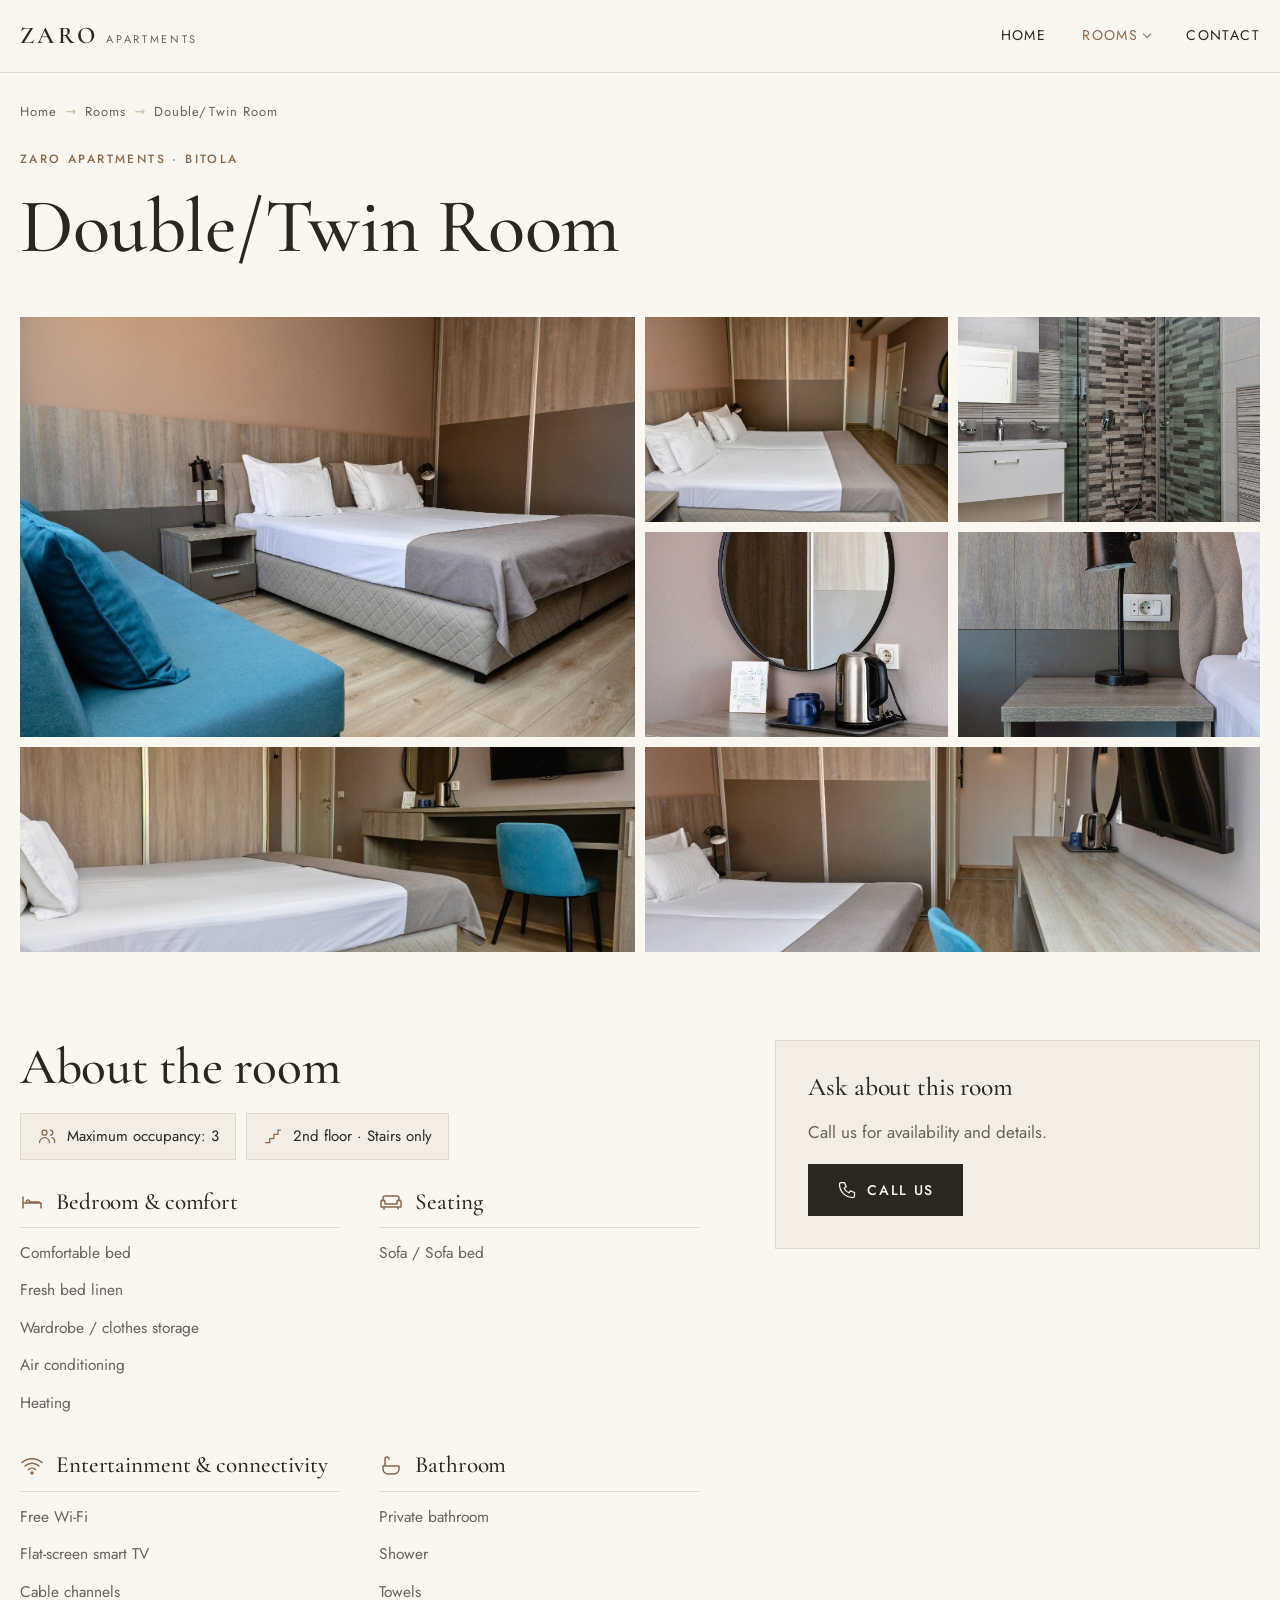
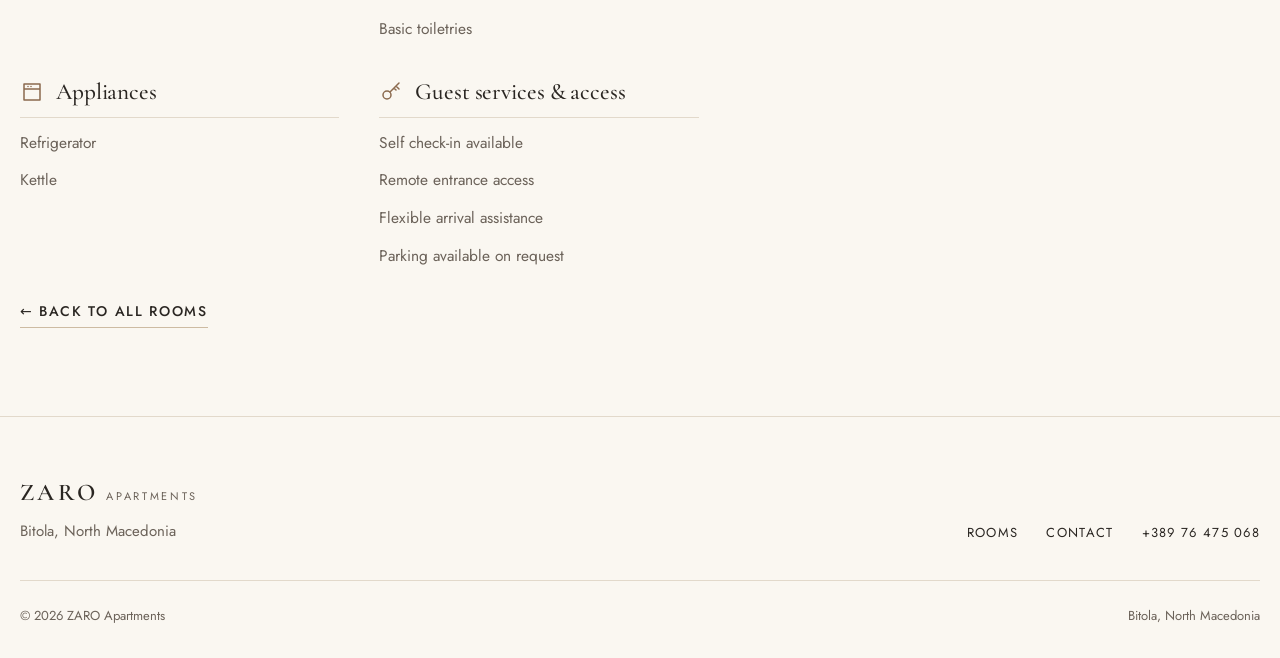
<file: double-twin-room.html>
<!doctype html>
<html lang="en"><head><meta charset="utf-8"><meta name="viewport" content="width=device-width,initial-scale=1">
<title>Double/Twin Room · ZARO Apartments Bitola</title>
<meta name="description" content="Double/Twin Room at ZARO Apartments, Bitola. 2nd floor, up to 3 guests, sofa bed, private bathroom with shower, free Wi-Fi, smart TV, air conditioning and self check-in.">
<link rel="canonical" href="https://avellagency.github.io/zaroapartmani2/double-twin-room.html">
<meta name="robots" content="index,follow,max-image-preview:large">
<link rel="alternate" hreflang="en" href="https://avellagency.github.io/zaroapartmani2/double-twin-room.html"><link rel="alternate" hreflang="x-default" href="https://avellagency.github.io/zaroapartmani2/double-twin-room.html">
<meta property="og:image:width" content="1600"><meta property="og:image:height" content="1067"><meta property="og:image:alt" content="Double/Twin Room">
<meta name="twitter:card" content="summary_large_image"><meta name="twitter:title" content="Double/Twin Room · ZARO Apartments Bitola"><meta name="twitter:description" content="Double/Twin Room at ZARO Apartments, Bitola. 2nd floor, up to 3 guests, sofa bed, private bathroom with shower, free Wi-Fi, smart TV, air conditioning and self check-in."><meta name="twitter:image" content="https://avellagency.github.io/zaroapartmani2/twin-1.jpg">
<meta name="geo.region" content="MK"><meta name="geo.placename" content="Bitola">
<meta name="format-detection" content="telephone=yes">
<link rel="manifest" href="site.webmanifest">
<meta property="og:type" content="website"><meta property="og:locale" content="en_GB"><meta property="og:site_name" content="ZARO Apartments"><meta property="og:title" content="Double/Twin Room · ZARO Apartments Bitola"><meta property="og:description" content="Double/Twin Room at ZARO Apartments, Bitola. 2nd floor, up to 3 guests, sofa bed, private bathroom with shower, free Wi-Fi, smart TV, air conditioning and self check-in."><meta property="og:url" content="https://avellagency.github.io/zaroapartmani2/double-twin-room.html"><meta property="og:image" content="https://avellagency.github.io/zaroapartmani2/twin-1.jpg">
<meta name="theme-color" content="#FAF7F1">
<link rel="icon" href="data:image/svg+xml,%3Csvg xmlns='http://www.w3.org/2000/svg' viewBox='0 0 64 64'%3E%3Crect width='64' height='64' fill='%23FAF7F1'/%3E%3Ctext x='32' y='46' font-family='Georgia' font-size='40' fill='%238B6A4E' text-anchor='middle'%3EZ%3C/text%3E%3C/svg%3E">
<link rel="preconnect" href="https://fonts.googleapis.com"><link rel="preconnect" href="https://fonts.gstatic.com" crossorigin>
<link href="https://fonts.googleapis.com/css2?family=Cormorant+Garamond:wght@500;600&family=Jost:wght@400;500&display=swap" rel="stylesheet">
<link rel="stylesheet" href="style.css">
<script type="application/ld+json">{"@context":"https://schema.org","@graph":[{"@type":"HotelRoom","@id":"https://avellagency.github.io/zaroapartmani2/double-twin-room.html#room","name":"Double/Twin Room","description":"Double/Twin Room at ZARO Apartments, Bitola. 2nd floor, up to 3 guests, sofa bed, private bathroom with shower, free Wi-Fi, smart TV, air conditioning and self check-in.","url":"https://avellagency.github.io/zaroapartmani2/double-twin-room.html","image":["https://avellagency.github.io/zaroapartmani2/twin-1.jpg","https://avellagency.github.io/zaroapartmani2/twin-2.jpg","https://avellagency.github.io/zaroapartmani2/twin-3.jpg","https://avellagency.github.io/zaroapartmani2/twin-4.jpg","https://avellagency.github.io/zaroapartmani2/twin-5.jpg","https://avellagency.github.io/zaroapartmani2/twin-6.jpg","https://avellagency.github.io/zaroapartmani2/twin-7.jpg"],"occupancy":{"@type":"QuantitativeValue","maxValue":3},"floorLevel":"2","bed":"Double or twin beds, sofa bed","containedInPlace":{"@id":"https://avellagency.github.io/zaroapartmani2/#business"},"amenityFeature":[{"@type":"LocationFeatureSpecification","name":"Comfortable bed","value":true},{"@type":"LocationFeatureSpecification","name":"Fresh bed linen","value":true},{"@type":"LocationFeatureSpecification","name":"Wardrobe / clothes storage","value":true},{"@type":"LocationFeatureSpecification","name":"Air conditioning","value":true},{"@type":"LocationFeatureSpecification","name":"Heating","value":true},{"@type":"LocationFeatureSpecification","name":"Sofa / Sofa bed","value":true},{"@type":"LocationFeatureSpecification","name":"Free Wi-Fi","value":true},{"@type":"LocationFeatureSpecification","name":"Flat-screen smart TV","value":true},{"@type":"LocationFeatureSpecification","name":"Cable channels","value":true},{"@type":"LocationFeatureSpecification","name":"Private bathroom","value":true},{"@type":"LocationFeatureSpecification","name":"Shower","value":true},{"@type":"LocationFeatureSpecification","name":"Towels","value":true},{"@type":"LocationFeatureSpecification","name":"Basic toiletries","value":true},{"@type":"LocationFeatureSpecification","name":"Refrigerator","value":true},{"@type":"LocationFeatureSpecification","name":"Kettle","value":true},{"@type":"LocationFeatureSpecification","name":"Self check-in available","value":true},{"@type":"LocationFeatureSpecification","name":"Remote entrance access","value":true},{"@type":"LocationFeatureSpecification","name":"Flexible arrival assistance","value":true},{"@type":"LocationFeatureSpecification","name":"Parking available on request","value":true}]},{"@type":"BreadcrumbList","itemListElement":[{"@type":"ListItem","position":1,"name":"Home","item":"https://avellagency.github.io/zaroapartmani2/"},{"@type":"ListItem","position":2,"name":"Rooms","item":"https://avellagency.github.io/zaroapartmani2/#rooms"},{"@type":"ListItem","position":3,"name":"Double/Twin Room","item":"https://avellagency.github.io/zaroapartmani2/double-twin-room.html"}]}]}</script>
</head><body>
<a class="skip" href="#main">Skip to content</a>
<header class="hdr"><div class="wrap">
<a href="index.html" class="logo" aria-label="ZARO Apartments, home">ZARO<small>APARTMENTS</small></a>
<button class="burger" aria-label="Menu" aria-expanded="false" aria-controls="nav"><i></i><i></i></button>
<nav id="nav" class="nav" aria-label="Main">
<a href="index.html">Home</a>
<div class="dd cur"><button aria-expanded="false" aria-controls="rooms-menu">Rooms</button>
<ul id="rooms-menu"><li><a href="superior-apartment.html">Superior Apartment with a Terrace</a></li><li><a href="deluxe-double-twin-room-with-balcony.html">Deluxe Double/Twin Room with a Balcony</a></li><li><a href="studio-with-patio.html">Double Room with a Patio</a></li><li><a href="double-twin-room.html" aria-current="page">Double/Twin Room</a></li><li><a href="double-room-with-balcony.html">Double Room with a Balcony</a></li></ul></div>
<a href="contact.html">Contact</a>
</nav></div></header>
<main id="main">
<nav class="wrap crumb" aria-label="Breadcrumb"><ol><li><a href="index.html">Home</a></li><li><a href="index.html#rooms">Rooms</a></li><li aria-current="page">Double/Twin Room</li></ol></nav>
<div class="wrap rhead"><p class="eyebrow">ZARO Apartments · Bitola</p><h1>Double/Twin Room</h1></div>
<div class="wrap"><div class="gal"><button type="button" aria-label="Open photo: Twin beds with sofa bed and bedside table"><img src="twin-1.jpg" alt="Twin beds with sofa bed and bedside table" width="1600" height="1067" fetchpriority="high"></button><button type="button" aria-label="Open photo: Twin beds pushed together with wardrobe"><img src="twin-2.jpg" alt="Twin beds pushed together with wardrobe" width="1600" height="1067" loading="lazy"></button><button type="button" aria-label="Open photo: Bathroom with glass walk-in shower, washbasin and toilet"><img src="twin-3.jpg" alt="Bathroom with glass walk-in shower, washbasin and toilet" width="1067" height="1600" loading="lazy"></button><button type="button" aria-label="Open photo: Round mirror with kettle and cups on the desk"><img src="twin-4.jpg" alt="Round mirror with kettle and cups on the desk" width="1067" height="1600" loading="lazy"></button><button type="button" aria-label="Open photo: Bedside table with black lamp"><img src="twin-5.jpg" alt="Bedside table with black lamp" width="1067" height="1600" loading="lazy"></button><button type="button" aria-label="Open photo: Twin beds, desk with blue chair, round mirror and flat-screen TV" style="grid-column:span 2"><img src="twin-6.jpg" alt="Twin beds, desk with blue chair, round mirror and flat-screen TV" width="1600" height="1067" loading="lazy"></button><button type="button" aria-label="Open photo: Room with desk, TV and hallway to the entrance" style="grid-column:span 2"><img src="twin-7.jpg" alt="Room with desk, TV and hallway to the entrance" width="1600" height="1067" loading="lazy"></button></div></div>
<div class="wrap rbody">
<div class="stack"><h2>About the room</h2>
<ul class="facts"><li><svg class="ico" viewBox="0 0 24 24" aria-hidden="true"><circle cx="9" cy="8" r="3"/><path d="M3 20a6 6 0 0 1 12 0M16 5a3 3 0 0 1 0 6M18 14a5 5 0 0 1 3 6"/></svg><span>Maximum occupancy: 3</span></li><li><svg class="ico" viewBox="0 0 24 24" aria-hidden="true"><path d="M3 20h5v-5h5v-5h5V5h3"/></svg><span>2nd floor · Stairs only</span></li></ul>
<div class="amg"><section><h3><svg class="ico" viewBox="0 0 24 24" aria-hidden="true"><path d="M3 18V7M3 13h18v5M21 18v-3a3 3 0 0 0-3-3H10v1M6.5 11.5a1.5 1.5 0 1 0 0-.01"/></svg>Bedroom &amp; comfort</h3><ul><li>Comfortable bed</li><li>Fresh bed linen</li><li>Wardrobe / clothes storage</li><li>Air conditioning</li><li>Heating</li></ul></section><section><h3><svg class="ico" viewBox="0 0 24 24" aria-hidden="true"><path d="M4 11V8a2 2 0 0 1 2-2h12a2 2 0 0 1 2 2v3M2 12a2 2 0 0 1 4 0v2h12v-2a2 2 0 0 1 4 0v5H2zM5 17v2M19 17v2"/></svg>Seating</h3><ul><li>Sofa / Sofa bed</li></ul></section><section><h3><svg class="ico" viewBox="0 0 24 24" aria-hidden="true"><path d="M2 8.5a15 15 0 0 1 20 0M5 12a10 10 0 0 1 14 0M8.5 15.5a5 5 0 0 1 7 0"/><circle cx="12" cy="19" r="1"/></svg>Entertainment &amp; connectivity</h3><ul><li>Free Wi-Fi</li><li>Flat-screen smart TV</li><li>Cable channels</li></ul></section><section><h3><svg class="ico" viewBox="0 0 24 24" aria-hidden="true"><path d="M4 12h16v3a5 5 0 0 1-5 5H9a5 5 0 0 1-5-5zM6 12V5a2 2 0 0 1 4 0"/></svg>Bathroom</h3><ul><li>Private bathroom</li><li>Shower</li><li>Towels</li><li>Basic toiletries</li></ul></section><section><h3><svg class="ico" viewBox="0 0 24 24" aria-hidden="true"><path d="M4 4h16v16H4zM4 9h16M8 6.5h.01M11 6.5h.01"/></svg>Appliances</h3><ul><li>Refrigerator</li><li>Kettle</li></ul></section><section><h3><svg class="ico" viewBox="0 0 24 24" aria-hidden="true"><circle cx="8" cy="15" r="4"/><path d="M11 12l9-9M17 6l3 3M15 8l2 2"/></svg>Guest services &amp; access</h3><ul><li>Self check-in available</li><li>Remote entrance access</li><li>Flexible arrival assistance</li><li>Parking available on request</li></ul></section></div>
<a href="index.html#rooms" class="link">← Back to All Rooms</a></div>
<div class="stack" style="align-content:start"><div class="side"><h3>Ask about this room</h3><p style="color:var(--mut)">Call us for availability and details.</p><a href="tel:+38976475068" class="btn"><svg class="ico" viewBox="0 0 24 24" aria-hidden="true"><path d="M5 3h4l2 5-2.5 1.5a11 11 0 0 0 6 6L16 13l5 2v4a2 2 0 0 1-2 2A16 16 0 0 1 3 5a2 2 0 0 1 2-2z"/></svg>Call Us</a></div></div>
</div>
<div class="lb" role="dialog" aria-modal="true" aria-label="Photo viewer"><div class="lb-bar"><span class="n"></span><button type="button" class="x" aria-label="Close">✕</button></div><button type="button" class="pv" aria-label="Previous photo">←</button><img alt=""><button type="button" class="nx" aria-label="Next photo">→</button></div>
</main>
<footer class="ftr"><div class="wrap">
<div class="ftr-top"><div class="stack" style="gap:6px"><span class="logo">ZARO<small>APARTMENTS</small></span><span style="color:var(--mut)">Bitola, North Macedonia</span></div>
<nav aria-label="Footer"><a href="index.html#rooms">Rooms</a><a href="contact.html">Contact</a><a href="tel:+38976475068">+389 76 475 068</a></nav></div>
<div class="ftr-base"><span>© 2026 ZARO Apartments</span><span>Bitola, North Macedonia</span></div>
</div></footer>
<script src="main.js" defer></script>
</body></html>
</file>
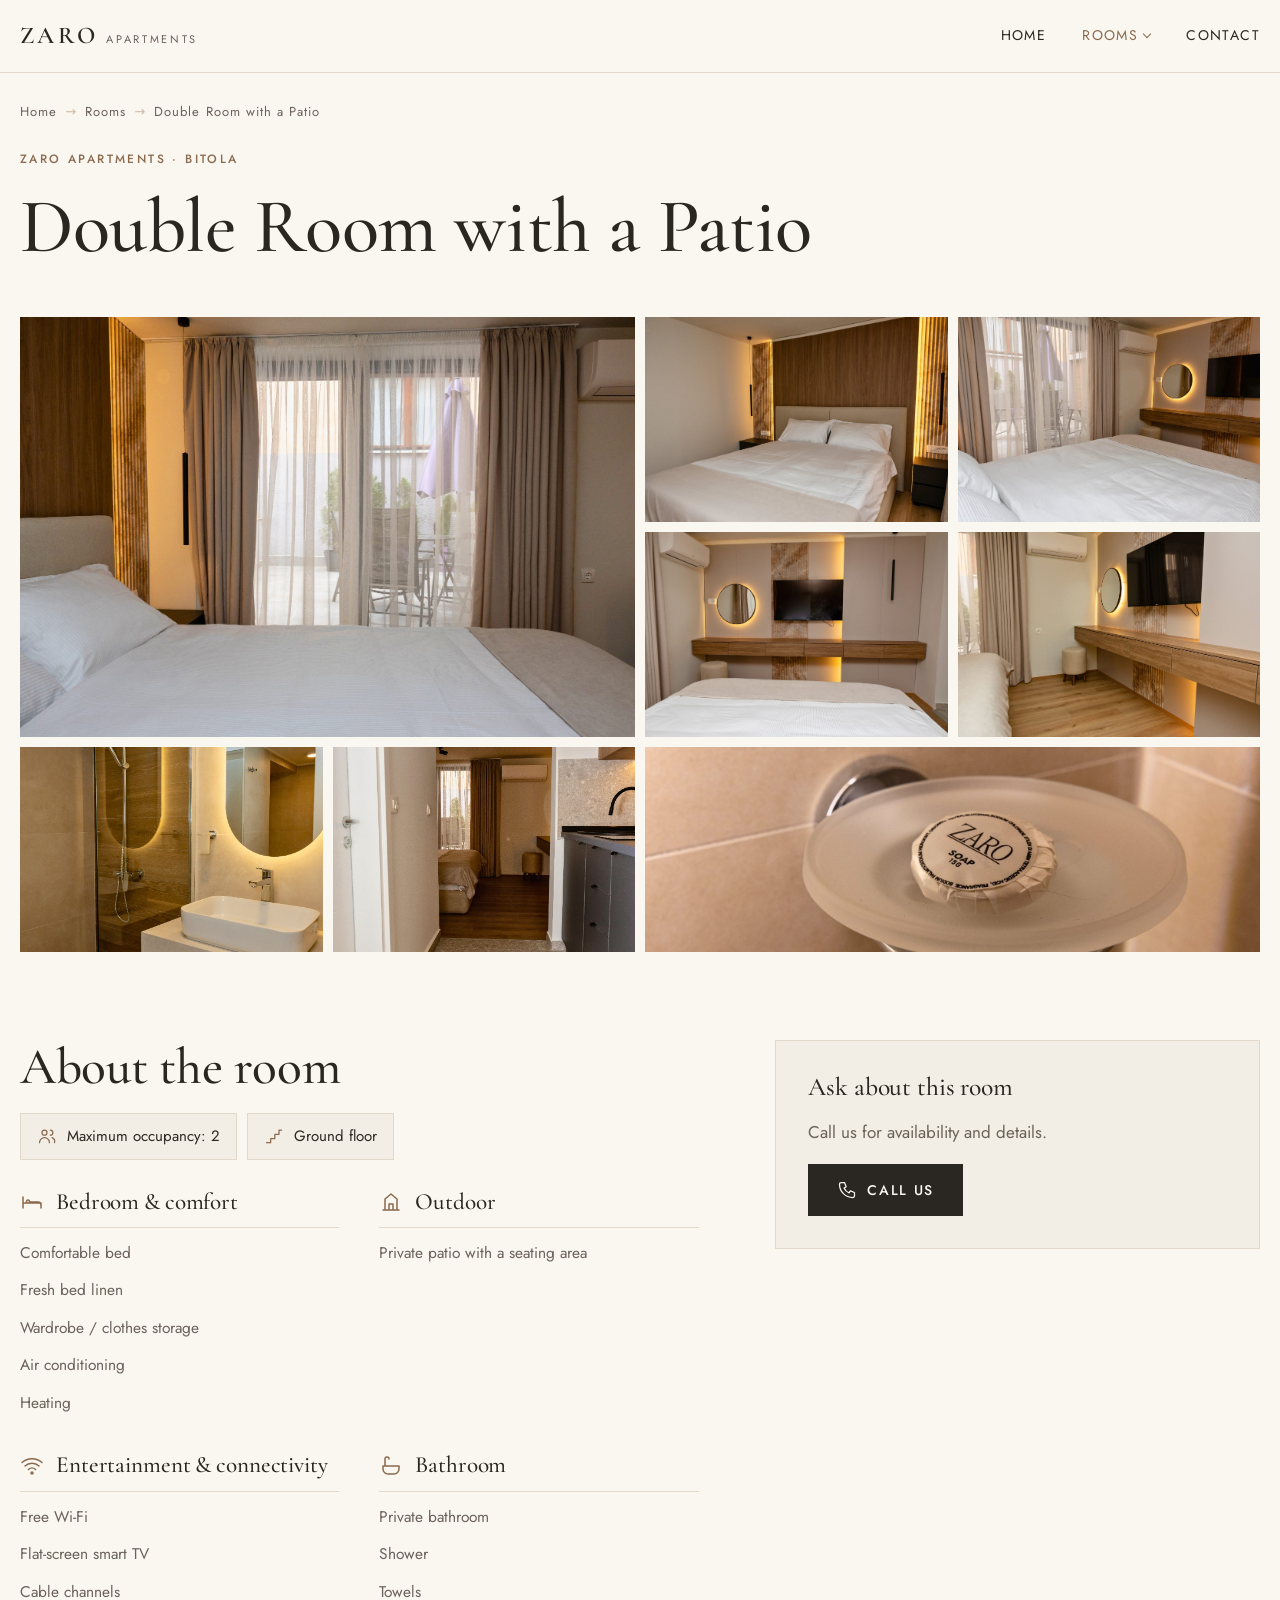
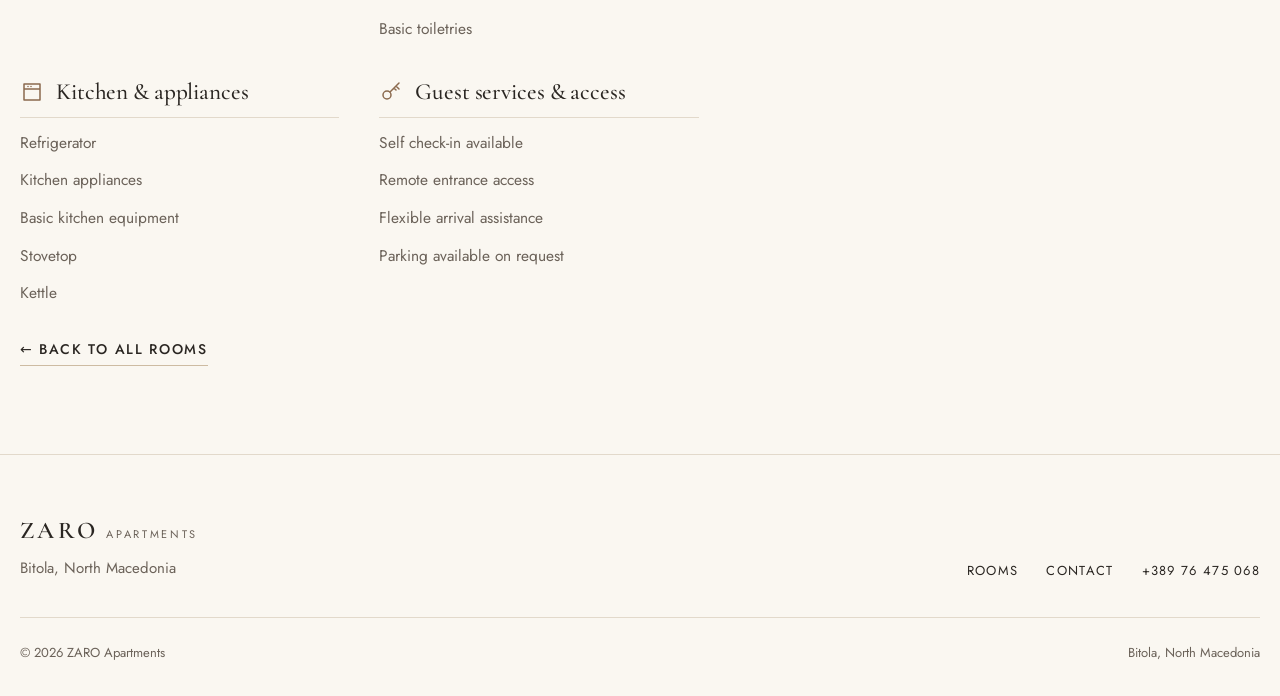
<file: studio-with-patio.html>
<!doctype html>
<html lang="en"><head><meta charset="utf-8"><meta name="viewport" content="width=device-width,initial-scale=1">
<title>Double Room with a Patio · ZARO Apartments Bitola</title>
<meta name="description" content="Double Room with a Patio at ZARO Apartments, Bitola. Ground floor, up to 2 guests, private patio with seating area, kitchen, private bathroom, free Wi-Fi and self check-in.">
<link rel="canonical" href="https://avellagency.github.io/zaroapartmani2/studio-with-patio.html">
<meta name="robots" content="index,follow,max-image-preview:large">
<link rel="alternate" hreflang="en" href="https://avellagency.github.io/zaroapartmani2/studio-with-patio.html"><link rel="alternate" hreflang="x-default" href="https://avellagency.github.io/zaroapartmani2/studio-with-patio.html">
<meta property="og:image:width" content="1600"><meta property="og:image:height" content="1067"><meta property="og:image:alt" content="Double Room with a Patio">
<meta name="twitter:card" content="summary_large_image"><meta name="twitter:title" content="Double Room with a Patio · ZARO Apartments Bitola"><meta name="twitter:description" content="Double Room with a Patio at ZARO Apartments, Bitola. Ground floor, up to 2 guests, private patio with seating area, kitchen, private bathroom, free Wi-Fi and self check-in."><meta name="twitter:image" content="https://avellagency.github.io/zaroapartmani2/patio-1.jpg">
<meta name="geo.region" content="MK"><meta name="geo.placename" content="Bitola">
<meta name="format-detection" content="telephone=yes">
<link rel="manifest" href="site.webmanifest">
<meta property="og:type" content="website"><meta property="og:locale" content="en_GB"><meta property="og:site_name" content="ZARO Apartments"><meta property="og:title" content="Double Room with a Patio · ZARO Apartments Bitola"><meta property="og:description" content="Double Room with a Patio at ZARO Apartments, Bitola. Ground floor, up to 2 guests, private patio with seating area, kitchen, private bathroom, free Wi-Fi and self check-in."><meta property="og:url" content="https://avellagency.github.io/zaroapartmani2/studio-with-patio.html"><meta property="og:image" content="https://avellagency.github.io/zaroapartmani2/patio-1.jpg">
<meta name="theme-color" content="#FAF7F1">
<link rel="icon" href="data:image/svg+xml,%3Csvg xmlns='http://www.w3.org/2000/svg' viewBox='0 0 64 64'%3E%3Crect width='64' height='64' fill='%23FAF7F1'/%3E%3Ctext x='32' y='46' font-family='Georgia' font-size='40' fill='%238B6A4E' text-anchor='middle'%3EZ%3C/text%3E%3C/svg%3E">
<link rel="preconnect" href="https://fonts.googleapis.com"><link rel="preconnect" href="https://fonts.gstatic.com" crossorigin>
<link href="https://fonts.googleapis.com/css2?family=Cormorant+Garamond:wght@500;600&family=Jost:wght@400;500&display=swap" rel="stylesheet">
<link rel="stylesheet" href="style.css">
<script type="application/ld+json">{"@context":"https://schema.org","@graph":[{"@type":"HotelRoom","@id":"https://avellagency.github.io/zaroapartmani2/studio-with-patio.html#room","name":"Double Room with a Patio","description":"Double Room with a Patio at ZARO Apartments, Bitola. Ground floor, up to 2 guests, private patio with seating area, kitchen, private bathroom, free Wi-Fi and self check-in.","url":"https://avellagency.github.io/zaroapartmani2/studio-with-patio.html","image":["https://avellagency.github.io/zaroapartmani2/patio-1.jpg","https://avellagency.github.io/zaroapartmani2/patio-2.jpg","https://avellagency.github.io/zaroapartmani2/patio-3.jpg","https://avellagency.github.io/zaroapartmani2/patio-4.jpg","https://avellagency.github.io/zaroapartmani2/patio-5.jpg","https://avellagency.github.io/zaroapartmani2/patio-6.jpg","https://avellagency.github.io/zaroapartmani2/patio-7.jpg","https://avellagency.github.io/zaroapartmani2/patio-8.jpg"],"occupancy":{"@type":"QuantitativeValue","maxValue":2},"floorLevel":"Ground","bed":"Double bed","containedInPlace":{"@id":"https://avellagency.github.io/zaroapartmani2/#business"},"amenityFeature":[{"@type":"LocationFeatureSpecification","name":"Comfortable bed","value":true},{"@type":"LocationFeatureSpecification","name":"Fresh bed linen","value":true},{"@type":"LocationFeatureSpecification","name":"Wardrobe / clothes storage","value":true},{"@type":"LocationFeatureSpecification","name":"Air conditioning","value":true},{"@type":"LocationFeatureSpecification","name":"Heating","value":true},{"@type":"LocationFeatureSpecification","name":"Private patio with a seating area","value":true},{"@type":"LocationFeatureSpecification","name":"Free Wi-Fi","value":true},{"@type":"LocationFeatureSpecification","name":"Flat-screen smart TV","value":true},{"@type":"LocationFeatureSpecification","name":"Cable channels","value":true},{"@type":"LocationFeatureSpecification","name":"Private bathroom","value":true},{"@type":"LocationFeatureSpecification","name":"Shower","value":true},{"@type":"LocationFeatureSpecification","name":"Towels","value":true},{"@type":"LocationFeatureSpecification","name":"Basic toiletries","value":true},{"@type":"LocationFeatureSpecification","name":"Refrigerator","value":true},{"@type":"LocationFeatureSpecification","name":"Kitchen appliances","value":true},{"@type":"LocationFeatureSpecification","name":"Basic kitchen equipment","value":true},{"@type":"LocationFeatureSpecification","name":"Stovetop","value":true},{"@type":"LocationFeatureSpecification","name":"Kettle","value":true},{"@type":"LocationFeatureSpecification","name":"Self check-in available","value":true},{"@type":"LocationFeatureSpecification","name":"Remote entrance access","value":true},{"@type":"LocationFeatureSpecification","name":"Flexible arrival assistance","value":true},{"@type":"LocationFeatureSpecification","name":"Parking available on request","value":true}]},{"@type":"BreadcrumbList","itemListElement":[{"@type":"ListItem","position":1,"name":"Home","item":"https://avellagency.github.io/zaroapartmani2/"},{"@type":"ListItem","position":2,"name":"Rooms","item":"https://avellagency.github.io/zaroapartmani2/#rooms"},{"@type":"ListItem","position":3,"name":"Double Room with a Patio","item":"https://avellagency.github.io/zaroapartmani2/studio-with-patio.html"}]}]}</script>
</head><body>
<a class="skip" href="#main">Skip to content</a>
<header class="hdr"><div class="wrap">
<a href="index.html" class="logo" aria-label="ZARO Apartments, home">ZARO<small>APARTMENTS</small></a>
<button class="burger" aria-label="Menu" aria-expanded="false" aria-controls="nav"><i></i><i></i></button>
<nav id="nav" class="nav" aria-label="Main">
<a href="index.html">Home</a>
<div class="dd cur"><button aria-expanded="false" aria-controls="rooms-menu">Rooms</button>
<ul id="rooms-menu"><li><a href="superior-apartment.html">Superior Apartment with a Terrace</a></li><li><a href="deluxe-double-twin-room-with-balcony.html">Deluxe Double/Twin Room with a Balcony</a></li><li><a href="studio-with-patio.html" aria-current="page">Double Room with a Patio</a></li><li><a href="double-twin-room.html">Double/Twin Room</a></li><li><a href="double-room-with-balcony.html">Double Room with a Balcony</a></li></ul></div>
<a href="contact.html">Contact</a>
</nav></div></header>
<main id="main">
<nav class="wrap crumb" aria-label="Breadcrumb"><ol><li><a href="index.html">Home</a></li><li><a href="index.html#rooms">Rooms</a></li><li aria-current="page">Double Room with a Patio</li></ol></nav>
<div class="wrap rhead"><p class="eyebrow">ZARO Apartments · Bitola</p><h1>Double Room with a Patio</h1></div>
<div class="wrap"><div class="gal"><button type="button" aria-label="Open photo: Double bed facing the glass door to the private patio"><img src="patio-1.jpg" alt="Double bed facing the glass door to the private patio" width="1600" height="1067" fetchpriority="high"></button><button type="button" aria-label="Open photo: Double bed with upholstered headboard and wood panel wall"><img src="patio-2.jpg" alt="Double bed with upholstered headboard and wood panel wall" width="1600" height="1067" loading="lazy"></button><button type="button" aria-label="Open photo: Bedroom with patio door, backlit mirror and TV"><img src="patio-3.jpg" alt="Bedroom with patio door, backlit mirror and TV" width="1600" height="1067" loading="lazy"></button><button type="button" aria-label="Open photo: Wall unit with drawers, round backlit mirror and flat-screen TV"><img src="patio-4.jpg" alt="Wall unit with drawers, round backlit mirror and flat-screen TV" width="1600" height="1067" loading="lazy"></button><button type="button" aria-label="Open photo: Floating desk with stool and air conditioning"><img src="patio-5.jpg" alt="Floating desk with stool and air conditioning" width="1600" height="1067" loading="lazy"></button><button type="button" aria-label="Open photo: Bathroom with walk-in shower and backlit mirror"><img src="patio-6.jpg" alt="Bathroom with walk-in shower and backlit mirror" width="1067" height="1600" loading="lazy"></button><button type="button" aria-label="Open photo: Entrance with kitchenette leading to the bedroom"><img src="patio-7.jpg" alt="Entrance with kitchenette leading to the bedroom" width="1067" height="1600" loading="lazy"></button><button type="button" aria-label="Open photo: ZARO soap in the bathroom" style="grid-column:span 2"><img src="patio-8.jpg" alt="ZARO soap in the bathroom" width="1600" height="1067" loading="lazy"></button></div></div>
<div class="wrap rbody">
<div class="stack"><h2>About the room</h2>
<ul class="facts"><li><svg class="ico" viewBox="0 0 24 24" aria-hidden="true"><circle cx="9" cy="8" r="3"/><path d="M3 20a6 6 0 0 1 12 0M16 5a3 3 0 0 1 0 6M18 14a5 5 0 0 1 3 6"/></svg><span>Maximum occupancy: 2</span></li><li><svg class="ico" viewBox="0 0 24 24" aria-hidden="true"><path d="M3 20h5v-5h5v-5h5V5h3"/></svg><span>Ground floor</span></li></ul>
<div class="amg"><section><h3><svg class="ico" viewBox="0 0 24 24" aria-hidden="true"><path d="M3 18V7M3 13h18v5M21 18v-3a3 3 0 0 0-3-3H10v1M6.5 11.5a1.5 1.5 0 1 0 0-.01"/></svg>Bedroom &amp; comfort</h3><ul><li>Comfortable bed</li><li>Fresh bed linen</li><li>Wardrobe / clothes storage</li><li>Air conditioning</li><li>Heating</li></ul></section><section><h3><svg class="ico" viewBox="0 0 24 24" aria-hidden="true"><path d="M4 20h16M6 20V9l6-5 6 5v11M10 20v-6h4v6"/></svg>Outdoor</h3><ul><li>Private patio with a seating area</li></ul></section><section><h3><svg class="ico" viewBox="0 0 24 24" aria-hidden="true"><path d="M2 8.5a15 15 0 0 1 20 0M5 12a10 10 0 0 1 14 0M8.5 15.5a5 5 0 0 1 7 0"/><circle cx="12" cy="19" r="1"/></svg>Entertainment &amp; connectivity</h3><ul><li>Free Wi-Fi</li><li>Flat-screen smart TV</li><li>Cable channels</li></ul></section><section><h3><svg class="ico" viewBox="0 0 24 24" aria-hidden="true"><path d="M4 12h16v3a5 5 0 0 1-5 5H9a5 5 0 0 1-5-5zM6 12V5a2 2 0 0 1 4 0"/></svg>Bathroom</h3><ul><li>Private bathroom</li><li>Shower</li><li>Towels</li><li>Basic toiletries</li></ul></section><section><h3><svg class="ico" viewBox="0 0 24 24" aria-hidden="true"><path d="M4 4h16v16H4zM4 9h16M8 6.5h.01M11 6.5h.01"/></svg>Kitchen &amp; appliances</h3><ul><li>Refrigerator</li><li>Kitchen appliances</li><li>Basic kitchen equipment</li><li>Stovetop</li><li>Kettle</li></ul></section><section><h3><svg class="ico" viewBox="0 0 24 24" aria-hidden="true"><circle cx="8" cy="15" r="4"/><path d="M11 12l9-9M17 6l3 3M15 8l2 2"/></svg>Guest services &amp; access</h3><ul><li>Self check-in available</li><li>Remote entrance access</li><li>Flexible arrival assistance</li><li>Parking available on request</li></ul></section></div>
<a href="index.html#rooms" class="link">← Back to All Rooms</a></div>
<div class="stack" style="align-content:start"><div class="side"><h3>Ask about this room</h3><p style="color:var(--mut)">Call us for availability and details.</p><a href="tel:+38976475068" class="btn"><svg class="ico" viewBox="0 0 24 24" aria-hidden="true"><path d="M5 3h4l2 5-2.5 1.5a11 11 0 0 0 6 6L16 13l5 2v4a2 2 0 0 1-2 2A16 16 0 0 1 3 5a2 2 0 0 1 2-2z"/></svg>Call Us</a></div></div>
</div>
<div class="lb" role="dialog" aria-modal="true" aria-label="Photo viewer"><div class="lb-bar"><span class="n"></span><button type="button" class="x" aria-label="Close">✕</button></div><button type="button" class="pv" aria-label="Previous photo">←</button><img alt=""><button type="button" class="nx" aria-label="Next photo">→</button></div>
</main>
<footer class="ftr"><div class="wrap">
<div class="ftr-top"><div class="stack" style="gap:6px"><span class="logo">ZARO<small>APARTMENTS</small></span><span style="color:var(--mut)">Bitola, North Macedonia</span></div>
<nav aria-label="Footer"><a href="index.html#rooms">Rooms</a><a href="contact.html">Contact</a><a href="tel:+38976475068">+389 76 475 068</a></nav></div>
<div class="ftr-base"><span>© 2026 ZARO Apartments</span><span>Bitola, North Macedonia</span></div>
</div></footer>
<script src="main.js" defer></script>
</body></html>
</file>
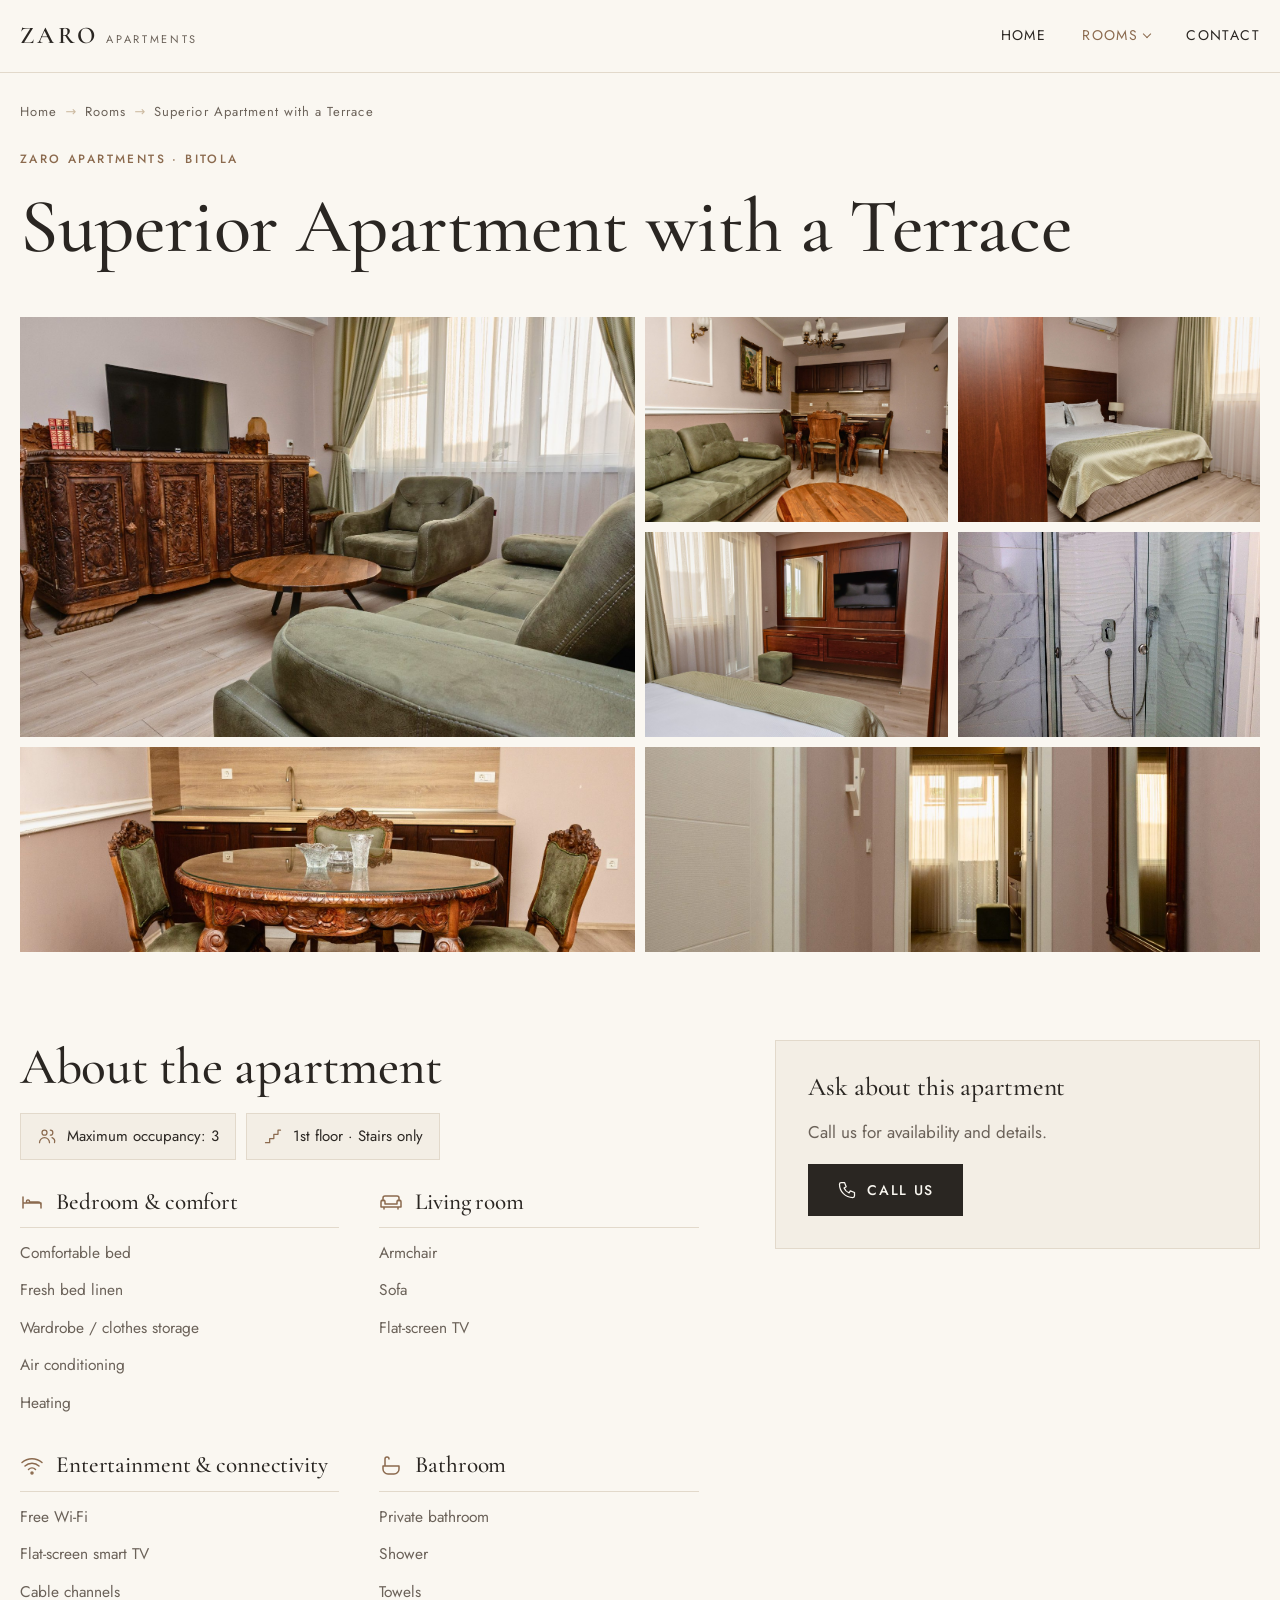
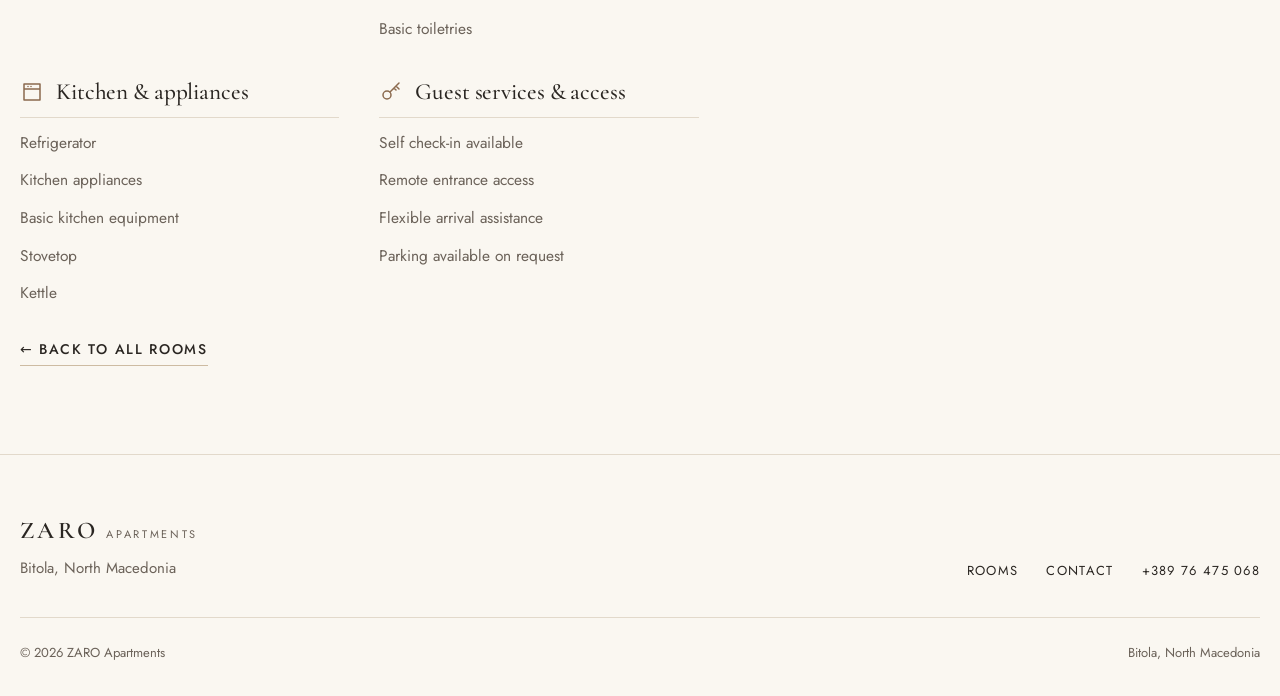
<file: superior-apartment.html>
<!doctype html>
<html lang="en"><head><meta charset="utf-8"><meta name="viewport" content="width=device-width,initial-scale=1">
<title>Superior Apartment with a Terrace · ZARO Apartments Bitola</title>
<meta name="description" content="Superior Apartment with a Terrace at ZARO Apartments, Bitola. Up to 3 guests, bedroom, living room, kitchen, private bathroom, free Wi-Fi, air conditioning and self check-in.">
<link rel="canonical" href="https://avellagency.github.io/zaroapartmani2/superior-apartment.html">
<meta name="robots" content="index,follow,max-image-preview:large">
<link rel="alternate" hreflang="en" href="https://avellagency.github.io/zaroapartmani2/superior-apartment.html"><link rel="alternate" hreflang="x-default" href="https://avellagency.github.io/zaroapartmani2/superior-apartment.html">
<meta property="og:image:width" content="1600"><meta property="og:image:height" content="1067"><meta property="og:image:alt" content="Superior Apartment">
<meta name="twitter:card" content="summary_large_image"><meta name="twitter:title" content="Superior Apartment with a Terrace · ZARO Apartments Bitola"><meta name="twitter:description" content="Superior Apartment with a Terrace at ZARO Apartments, Bitola. Up to 3 guests, bedroom, living room, kitchen, private bathroom, free Wi-Fi, air conditioning and self check-in."><meta name="twitter:image" content="https://avellagency.github.io/zaroapartmani2/superior-1.jpg">
<meta name="geo.region" content="MK"><meta name="geo.placename" content="Bitola">
<meta name="format-detection" content="telephone=yes">
<link rel="manifest" href="site.webmanifest">
<meta property="og:type" content="website"><meta property="og:locale" content="en_GB"><meta property="og:site_name" content="ZARO Apartments"><meta property="og:title" content="Superior Apartment with a Terrace · ZARO Apartments Bitola"><meta property="og:description" content="Superior Apartment with a Terrace at ZARO Apartments, Bitola. Up to 3 guests, bedroom, living room, kitchen, private bathroom, free Wi-Fi, air conditioning and self check-in."><meta property="og:url" content="https://avellagency.github.io/zaroapartmani2/superior-apartment.html"><meta property="og:image" content="https://avellagency.github.io/zaroapartmani2/superior-1.jpg">
<meta name="theme-color" content="#FAF7F1">
<link rel="icon" href="data:image/svg+xml,%3Csvg xmlns='http://www.w3.org/2000/svg' viewBox='0 0 64 64'%3E%3Crect width='64' height='64' fill='%23FAF7F1'/%3E%3Ctext x='32' y='46' font-family='Georgia' font-size='40' fill='%238B6A4E' text-anchor='middle'%3EZ%3C/text%3E%3C/svg%3E">
<link rel="preconnect" href="https://fonts.googleapis.com"><link rel="preconnect" href="https://fonts.gstatic.com" crossorigin>
<link href="https://fonts.googleapis.com/css2?family=Cormorant+Garamond:wght@500;600&family=Jost:wght@400;500&display=swap" rel="stylesheet">
<link rel="stylesheet" href="style.css">
<script type="application/ld+json">{"@context":"https://schema.org","@graph":[{"@type":"Suite","@id":"https://avellagency.github.io/zaroapartmani2/superior-apartment.html#room","name":"Superior Apartment with a Terrace","description":"Superior Apartment with a Terrace at ZARO Apartments, Bitola. Up to 3 guests, bedroom, living room, kitchen, private bathroom, free Wi-Fi, air conditioning and self check-in.","url":"https://avellagency.github.io/zaroapartmani2/superior-apartment.html","image":["https://avellagency.github.io/zaroapartmani2/superior-1.jpg","https://avellagency.github.io/zaroapartmani2/superior-2.jpg","https://avellagency.github.io/zaroapartmani2/superior-3.jpg","https://avellagency.github.io/zaroapartmani2/superior-4.jpg","https://avellagency.github.io/zaroapartmani2/superior-5.jpg","https://avellagency.github.io/zaroapartmani2/superior-6.jpg","https://avellagency.github.io/zaroapartmani2/superior-7.jpg"],"occupancy":{"@type":"QuantitativeValue","maxValue":3},"floorLevel":"1","containedInPlace":{"@id":"https://avellagency.github.io/zaroapartmani2/#business"},"amenityFeature":[{"@type":"LocationFeatureSpecification","name":"Comfortable bed","value":true},{"@type":"LocationFeatureSpecification","name":"Fresh bed linen","value":true},{"@type":"LocationFeatureSpecification","name":"Wardrobe / clothes storage","value":true},{"@type":"LocationFeatureSpecification","name":"Air conditioning","value":true},{"@type":"LocationFeatureSpecification","name":"Heating","value":true},{"@type":"LocationFeatureSpecification","name":"Armchair","value":true},{"@type":"LocationFeatureSpecification","name":"Sofa","value":true},{"@type":"LocationFeatureSpecification","name":"Flat-screen TV","value":true},{"@type":"LocationFeatureSpecification","name":"Free Wi-Fi","value":true},{"@type":"LocationFeatureSpecification","name":"Flat-screen smart TV","value":true},{"@type":"LocationFeatureSpecification","name":"Cable channels","value":true},{"@type":"LocationFeatureSpecification","name":"Private bathroom","value":true},{"@type":"LocationFeatureSpecification","name":"Shower","value":true},{"@type":"LocationFeatureSpecification","name":"Towels","value":true},{"@type":"LocationFeatureSpecification","name":"Basic toiletries","value":true},{"@type":"LocationFeatureSpecification","name":"Refrigerator","value":true},{"@type":"LocationFeatureSpecification","name":"Kitchen appliances","value":true},{"@type":"LocationFeatureSpecification","name":"Basic kitchen equipment","value":true},{"@type":"LocationFeatureSpecification","name":"Stovetop","value":true},{"@type":"LocationFeatureSpecification","name":"Kettle","value":true},{"@type":"LocationFeatureSpecification","name":"Self check-in available","value":true},{"@type":"LocationFeatureSpecification","name":"Remote entrance access","value":true},{"@type":"LocationFeatureSpecification","name":"Flexible arrival assistance","value":true},{"@type":"LocationFeatureSpecification","name":"Parking available on request","value":true}]},{"@type":"BreadcrumbList","itemListElement":[{"@type":"ListItem","position":1,"name":"Home","item":"https://avellagency.github.io/zaroapartmani2/"},{"@type":"ListItem","position":2,"name":"Rooms","item":"https://avellagency.github.io/zaroapartmani2/#rooms"},{"@type":"ListItem","position":3,"name":"Superior Apartment with a Terrace","item":"https://avellagency.github.io/zaroapartmani2/superior-apartment.html"}]}]}</script>
</head><body>
<a class="skip" href="#main">Skip to content</a>
<header class="hdr"><div class="wrap">
<a href="index.html" class="logo" aria-label="ZARO Apartments, home">ZARO<small>APARTMENTS</small></a>
<button class="burger" aria-label="Menu" aria-expanded="false" aria-controls="nav"><i></i><i></i></button>
<nav id="nav" class="nav" aria-label="Main">
<a href="index.html">Home</a>
<div class="dd cur"><button aria-expanded="false" aria-controls="rooms-menu">Rooms</button>
<ul id="rooms-menu"><li><a href="superior-apartment.html" aria-current="page">Superior Apartment with a Terrace</a></li><li><a href="deluxe-double-twin-room-with-balcony.html">Deluxe Double/Twin Room with a Balcony</a></li><li><a href="studio-with-patio.html">Double Room with a Patio</a></li><li><a href="double-twin-room.html">Double/Twin Room</a></li><li><a href="double-room-with-balcony.html">Double Room with a Balcony</a></li></ul></div>
<a href="contact.html">Contact</a>
</nav></div></header>
<main id="main">
<nav class="wrap crumb" aria-label="Breadcrumb"><ol><li><a href="index.html">Home</a></li><li><a href="index.html#rooms">Rooms</a></li><li aria-current="page">Superior Apartment with a Terrace</li></ol></nav>
<div class="wrap rhead"><p class="eyebrow">ZARO Apartments · Bitola</p><h1>Superior Apartment with a Terrace</h1></div>
<div class="wrap"><div class="gal"><button type="button" aria-label="Open photo: Living room with carved wooden sideboard, TV and green sofa set"><img src="superior-1.jpg" alt="Living room with carved wooden sideboard, TV and green sofa set" width="1600" height="1067" fetchpriority="high"></button><button type="button" aria-label="Open photo: Living room with green sofa, kitchen and carved dining table"><img src="superior-2.jpg" alt="Living room with green sofa, kitchen and carved dining table" width="1600" height="1067" loading="lazy"></button><button type="button" aria-label="Open photo: Bedroom with double bed, white linen and air conditioning"><img src="superior-3.jpg" alt="Bedroom with double bed, white linen and air conditioning" width="1600" height="1067" loading="lazy"></button><button type="button" aria-label="Open photo: Bedroom with wooden wall unit, mirror and flat-screen TV"><img src="superior-4.jpg" alt="Bedroom with wooden wall unit, mirror and flat-screen TV" width="1600" height="1067" loading="lazy"></button><button type="button" aria-label="Open photo: Bathroom with glass walk-in shower"><img src="superior-5.jpg" alt="Bathroom with glass walk-in shower" width="1067" height="1600" loading="lazy"></button><button type="button" aria-label="Open photo: Kitchen with carved wooden dining table and chairs" style="grid-column:span 2"><img src="superior-6.jpg" alt="Kitchen with carved wooden dining table and chairs" width="1600" height="1067" loading="lazy"></button><button type="button" aria-label="Open photo: Entrance hallway leading to the bedroom" style="grid-column:span 2"><img src="superior-7.jpg" alt="Entrance hallway leading to the bedroom" width="1600" height="1067" loading="lazy"></button></div></div>
<div class="wrap rbody">
<div class="stack"><h2>About the apartment</h2>
<ul class="facts"><li><svg class="ico" viewBox="0 0 24 24" aria-hidden="true"><circle cx="9" cy="8" r="3"/><path d="M3 20a6 6 0 0 1 12 0M16 5a3 3 0 0 1 0 6M18 14a5 5 0 0 1 3 6"/></svg><span>Maximum occupancy: 3</span></li><li><svg class="ico" viewBox="0 0 24 24" aria-hidden="true"><path d="M3 20h5v-5h5v-5h5V5h3"/></svg><span>1st floor · Stairs only</span></li></ul>
<div class="amg"><section><h3><svg class="ico" viewBox="0 0 24 24" aria-hidden="true"><path d="M3 18V7M3 13h18v5M21 18v-3a3 3 0 0 0-3-3H10v1M6.5 11.5a1.5 1.5 0 1 0 0-.01"/></svg>Bedroom &amp; comfort</h3><ul><li>Comfortable bed</li><li>Fresh bed linen</li><li>Wardrobe / clothes storage</li><li>Air conditioning</li><li>Heating</li></ul></section><section><h3><svg class="ico" viewBox="0 0 24 24" aria-hidden="true"><path d="M4 11V8a2 2 0 0 1 2-2h12a2 2 0 0 1 2 2v3M2 12a2 2 0 0 1 4 0v2h12v-2a2 2 0 0 1 4 0v5H2zM5 17v2M19 17v2"/></svg>Living room</h3><ul><li>Armchair</li><li>Sofa</li><li>Flat-screen TV</li></ul></section><section><h3><svg class="ico" viewBox="0 0 24 24" aria-hidden="true"><path d="M2 8.5a15 15 0 0 1 20 0M5 12a10 10 0 0 1 14 0M8.5 15.5a5 5 0 0 1 7 0"/><circle cx="12" cy="19" r="1"/></svg>Entertainment &amp; connectivity</h3><ul><li>Free Wi-Fi</li><li>Flat-screen smart TV</li><li>Cable channels</li></ul></section><section><h3><svg class="ico" viewBox="0 0 24 24" aria-hidden="true"><path d="M4 12h16v3a5 5 0 0 1-5 5H9a5 5 0 0 1-5-5zM6 12V5a2 2 0 0 1 4 0"/></svg>Bathroom</h3><ul><li>Private bathroom</li><li>Shower</li><li>Towels</li><li>Basic toiletries</li></ul></section><section><h3><svg class="ico" viewBox="0 0 24 24" aria-hidden="true"><path d="M4 4h16v16H4zM4 9h16M8 6.5h.01M11 6.5h.01"/></svg>Kitchen &amp; appliances</h3><ul><li>Refrigerator</li><li>Kitchen appliances</li><li>Basic kitchen equipment</li><li>Stovetop</li><li>Kettle</li></ul></section><section><h3><svg class="ico" viewBox="0 0 24 24" aria-hidden="true"><circle cx="8" cy="15" r="4"/><path d="M11 12l9-9M17 6l3 3M15 8l2 2"/></svg>Guest services &amp; access</h3><ul><li>Self check-in available</li><li>Remote entrance access</li><li>Flexible arrival assistance</li><li>Parking available on request</li></ul></section></div>
<a href="index.html#rooms" class="link">← Back to All Rooms</a></div>
<div class="stack" style="align-content:start"><div class="side"><h3>Ask about this apartment</h3><p style="color:var(--mut)">Call us for availability and details.</p><a href="tel:+38976475068" class="btn"><svg class="ico" viewBox="0 0 24 24" aria-hidden="true"><path d="M5 3h4l2 5-2.5 1.5a11 11 0 0 0 6 6L16 13l5 2v4a2 2 0 0 1-2 2A16 16 0 0 1 3 5a2 2 0 0 1 2-2z"/></svg>Call Us</a></div></div>
</div>
<div class="lb" role="dialog" aria-modal="true" aria-label="Photo viewer"><div class="lb-bar"><span class="n"></span><button type="button" class="x" aria-label="Close">✕</button></div><button type="button" class="pv" aria-label="Previous photo">←</button><img alt=""><button type="button" class="nx" aria-label="Next photo">→</button></div>
</main>
<footer class="ftr"><div class="wrap">
<div class="ftr-top"><div class="stack" style="gap:6px"><span class="logo">ZARO<small>APARTMENTS</small></span><span style="color:var(--mut)">Bitola, North Macedonia</span></div>
<nav aria-label="Footer"><a href="index.html#rooms">Rooms</a><a href="contact.html">Contact</a><a href="tel:+38976475068">+389 76 475 068</a></nav></div>
<div class="ftr-base"><span>© 2026 ZARO Apartments</span><span>Bitola, North Macedonia</span></div>
</div></footer>
<script src="main.js" defer></script>
</body></html>
</file>
<file: style.css>
:root{--ivory:#FAF7F1;--off:#F3EEE5;--sand:#E7DDCE;--beige:#CDBBA2;--wood:#8B6A4E;--ink:#2A2622;--mut:#6B6259;--line:#E2D9CB;--serif:"Cormorant Garamond",Georgia,serif;--sans:"Jost",system-ui,sans-serif;--w:1240px}
*,*::before,*::after{box-sizing:border-box;margin:0;padding:0}
html{scroll-behavior:smooth}
body{background:var(--ivory);color:var(--ink);font:400 17px/1.65 var(--sans);-webkit-font-smoothing:antialiased;overflow-x:hidden}
img{display:block;max-width:100%;height:auto}
a{color:inherit;text-decoration:none}a:hover{color:var(--wood)}
:focus-visible{outline:2px solid var(--wood);outline-offset:3px;border-radius:2px}
h1,h2,h3{font-family:var(--serif);font-weight:500;line-height:1.08;letter-spacing:-.005em}
h1{font-size:clamp(2.6rem,6vw,5rem)}h2{font-size:clamp(2rem,4vw,3.2rem)}h3{font-size:1.6rem}
p{text-wrap:pretty}
.wrap{width:min(var(--w),100% - 40px);margin-inline:auto}
.sec{padding-block:clamp(72px,10vw,128px)}
.alt{background:var(--off)}
.eyebrow{font-size:12px;font-weight:500;letter-spacing:.2em;text-transform:uppercase;color:var(--wood)}
.lead{font-size:1.12rem;color:var(--mut);max-width:56ch}
.stack{display:grid;gap:18px}
.head{display:grid;gap:14px;margin-bottom:clamp(36px,5vw,56px);max-width:680px}
.btn{display:inline-flex;align-items:center;gap:10px;height:52px;padding:0 28px;border:1px solid var(--ink);background:var(--ink);color:var(--ivory);font-size:14px;font-weight:500;letter-spacing:.12em;text-transform:uppercase;transition:background .3s,color .3s;width:max-content}
.btn:hover{background:transparent;color:var(--ink)}
.btn.line{background:transparent;color:var(--ink)}.btn.line:hover{background:var(--ink);color:var(--ivory)}
.btn.light{background:var(--ivory);color:var(--ink);border-color:var(--ivory)}.btn.light:hover{background:transparent;color:var(--ivory)}
.btn svg,.ico{width:20px;height:20px;flex:none;fill:none;stroke:currentColor;stroke-width:1.5;stroke-linecap:round;stroke-linejoin:round}
.link{display:inline-flex;gap:8px;font-size:14px;font-weight:500;letter-spacing:.12em;text-transform:uppercase;border-bottom:1px solid var(--beige);padding-bottom:4px;width:max-content;transition:border-color .3s,color .3s}
.link:hover{border-color:var(--wood)}
.todo{background:#FFF1C9;color:#6A4B00;padding:1px 6px;font-size:.9em}

.skip{position:absolute;left:-999px;top:8px;background:var(--ink);color:#fff;padding:10px 16px;z-index:100}.skip:focus{left:8px}
.hdr{position:sticky;top:0;z-index:50;background:rgba(250,247,241,.94);backdrop-filter:blur(10px);-webkit-backdrop-filter:blur(10px);border-bottom:1px solid var(--line)}
.hdr .wrap{display:flex;align-items:center;justify-content:space-between;gap:24px;height:72px}
.logo{font-family:var(--serif);font-size:24px;font-weight:600;letter-spacing:.14em}
.logo small{font-family:var(--sans);font-size:11px;font-weight:400;letter-spacing:.24em;margin-left:8px;color:var(--mut)}
.nav{display:flex;align-items:center;gap:36px;font-size:14px;letter-spacing:.1em;text-transform:uppercase}
.nav>a,.dd>button{padding:8px 0;font:inherit;letter-spacing:inherit;text-transform:inherit;background:none;border:0;color:inherit;cursor:pointer;display:flex;align-items:center;gap:6px}
.nav a[aria-current],.dd.cur>button{color:var(--wood)}
.dd{position:relative}
.dd>button::after{content:"";width:6px;height:6px;border:solid currentColor;border-width:0 1.5px 1.5px 0;transform:translateY(-2px) rotate(45deg);transition:transform .3s}
.dd.open>button::after{transform:translateY(1px) rotate(-135deg)}
.dd ul{list-style:none;position:absolute;top:100%;right:-20px;min-width:330px;padding:10px;background:var(--ivory);border:1px solid var(--line);box-shadow:0 18px 40px rgba(42,38,34,.08);text-transform:none;letter-spacing:0;font-size:15px;opacity:0;visibility:hidden;transform:translateY(6px);transition:opacity .25s,transform .25s,visibility .25s}
.dd.open ul{opacity:1;visibility:visible;transform:none}
@media(hover:hover) and (min-width:861px){.dd:hover ul{opacity:1;visibility:visible;transform:none}}
.dd li a{display:block;padding:10px 14px}.dd li a:hover,.dd li a[aria-current]{background:var(--off);color:var(--ink)}
.burger{display:none;width:44px;height:44px;border:1px solid var(--line);background:none;cursor:pointer;place-content:center;gap:6px}
.burger i{display:block;width:18px;height:1.5px;background:var(--ink);transition:transform .3s}
.burger[aria-expanded=true] i:first-child{transform:translateY(3.75px) rotate(45deg)}.burger[aria-expanded=true] i:last-child{transform:translateY(-3.75px) rotate(-45deg)}
@media(max-width:860px){
.burger{display:grid}
.nav{position:fixed;inset:72px 0 auto;max-height:calc(100svh - 72px);overflow:auto;flex-direction:column;align-items:stretch;gap:0;padding:8px 20px 28px;background:var(--ivory);border-bottom:1px solid var(--line);display:none}
.nav.open{display:flex}
.nav>a,.dd>button{width:100%;justify-content:space-between;padding:18px 0;border-bottom:1px solid var(--line);font-size:15px}
.dd ul{position:static;min-width:0;box-shadow:none;border:0;padding:4px 0 8px 12px;display:none;opacity:1;visibility:visible;transform:none}
.dd.open ul{display:block}}

.hero{position:relative;min-height:min(88svh,820px);display:grid;align-items:end;color:var(--ivory);isolation:isolate}
.hero>img{position:absolute;inset:0;width:100%;height:100%;object-fit:cover;z-index:-2}
.hero::before{content:"";position:absolute;inset:0;z-index:-1;background:linear-gradient(90deg,rgba(30,26,22,.62),rgba(30,26,22,.15) 70%),linear-gradient(180deg,rgba(30,26,22,.1) 20%,rgba(30,26,22,.78))}
.hero .wrap{padding-block:clamp(48px,8vw,96px);display:grid;gap:22px}
.hero h1{max-width:14ch}.hero .eyebrow{color:var(--sand)}.hero .lead{color:rgba(250,247,241,.9)}

.split{display:grid;grid-template-columns:minmax(0,1fr) minmax(0,1fr);gap:clamp(36px,7vw,96px);align-items:center}
.split img{aspect-ratio:4/5;object-fit:cover;width:100%}
@media(max-width:760px){.split{grid-template-columns:1fr}.split img{aspect-ratio:4/3}}

.cards{display:grid;grid-template-columns:repeat(auto-fill,minmax(min(100%,340px),1fr));gap:clamp(28px,3vw,40px) 28px}
.rc{display:grid;gap:14px;align-content:start}
.rc .ph{aspect-ratio:4/3;overflow:hidden;background:var(--sand);display:grid}
.rc .ph img{width:100%;height:100%;object-fit:cover;transition:transform .8s cubic-bezier(.2,.7,.2,1)}
.rc:hover .ph img{transform:scale(1.04)}
.rc p{color:var(--mut);font-size:15.5px}
.ph-empty{display:grid;place-items:center;text-align:center;padding:20px;color:var(--wood);font-size:13px;letter-spacing:.14em;text-transform:uppercase;background:repeating-linear-gradient(135deg,var(--sand) 0 12px,#E1D5C3 12px 24px)}

.am{list-style:none;display:grid;grid-template-columns:repeat(auto-fit,minmax(200px,1fr));border-top:1px solid var(--line)}
.am li{display:flex;gap:14px;align-items:center;padding:22px 20px 22px 0;border-bottom:1px solid var(--line)}
.am .ico{width:28px;height:28px;color:var(--wood)}
.am small{display:block;color:var(--mut);font-size:13px}

.loc{display:grid;grid-template-columns:minmax(0,5fr) minmax(0,7fr);gap:clamp(32px,6vw,80px);align-items:center}
.map{aspect-ratio:4/3;border:1px solid var(--line);background:var(--sand)}
.map iframe{width:100%;height:100%;border:0;display:block}
.dl{display:grid;gap:0;border-top:1px solid var(--line)}
.dl div{display:grid;grid-template-columns:120px 1fr;gap:16px;padding:18px 0;border-bottom:1px solid var(--line)}
.dl dt{font-size:12px;letter-spacing:.18em;text-transform:uppercase;color:var(--mut);padding-top:3px}
.dl dd a{border-bottom:1px solid var(--beige)}
@media(max-width:760px){.loc{grid-template-columns:1fr}.dl div{grid-template-columns:1fr;gap:4px}}

.cta{background:var(--ink);color:var(--ivory);text-align:center}
.cta .wrap{display:grid;justify-items:center;gap:22px}
.cta .lead{color:#CFC5B8}.cta .eyebrow{color:var(--beige)}

.crumb ol{list-style:none;display:flex;flex-wrap:wrap;gap:8px;font-size:13px;letter-spacing:.08em;color:var(--mut);padding-top:28px}
.crumb li+li::before{content:"→";margin-right:8px;color:var(--beige)}
.crumb a:hover{color:var(--wood)}
.rhead{display:grid;gap:16px;padding-block:28px clamp(32px,5vw,48px)}
.gal{display:grid;grid-template-columns:repeat(4,minmax(0,1fr));grid-auto-rows:clamp(140px,16vw,220px);gap:10px}
.gal button{border:0;padding:0;background:var(--sand);cursor:zoom-in;overflow:hidden}
.gal button:first-child{grid-column:span 2;grid-row:span 2}
.gal img{width:100%;height:100%;object-fit:cover;transition:transform .8s cubic-bezier(.2,.7,.2,1)}
.gal button:hover img{transform:scale(1.04)}
.gal .ph-empty{grid-column:1/-1;grid-row:span 2}
@media(max-width:700px){.gal{grid-template-columns:1fr 1fr;grid-auto-rows:38vw}}
.rbody{display:grid;grid-template-columns:minmax(0,7fr) minmax(0,5fr);gap:clamp(36px,6vw,88px);padding-block:clamp(48px,7vw,88px)}
.rbody .am{grid-template-columns:1fr}
.side{display:grid;gap:18px;align-content:start;padding:32px;border:1px solid var(--line);background:var(--off)}
@media(max-width:860px){.rbody{grid-template-columns:1fr}}

.lb{position:fixed;inset:0;z-index:90;background:rgba(24,21,18,.96);color:var(--ivory);display:none;place-items:center;padding:64px 16px}
.lb.open{display:grid}
.lb img{max-width:min(100%,1100px);max-height:calc(100svh - 140px);width:auto;object-fit:contain}
.lb-bar{position:absolute;top:14px;left:16px;right:16px;display:flex;justify-content:space-between;align-items:center;font-size:14px;letter-spacing:.12em}
.lb button{width:48px;height:48px;border:1px solid rgba(250,247,241,.4);background:none;color:inherit;font-size:18px;cursor:pointer}
.lb button:hover{background:rgba(250,247,241,.1)}
.lb .pv,.lb .nx{position:absolute;top:50%;margin-top:-24px}.lb .pv{left:16px}.lb .nx{right:16px}
@media(max-width:700px){.lb .pv,.lb .nx{top:auto;bottom:16px;margin:0}}

.ftr{border-top:1px solid var(--line);padding-block:56px 32px;font-size:15px}
.ftr .wrap{display:grid;gap:36px}
.ftr-top{display:flex;flex-wrap:wrap;justify-content:space-between;gap:28px;align-items:end}
.ftr nav{display:flex;flex-wrap:wrap;gap:28px;letter-spacing:.1em;text-transform:uppercase;font-size:13px}
.ftr-base{display:flex;flex-wrap:wrap;justify-content:space-between;gap:12px;color:var(--mut);font-size:13px;padding-top:24px;border-top:1px solid var(--line)}
@media(prefers-reduced-motion:reduce){*{transition:none!important;scroll-behavior:auto!important}}
.facts{list-style:none;display:flex;flex-wrap:wrap;gap:10px}
.facts li{display:flex;align-items:center;gap:10px;padding:10px 16px;border:1px solid var(--line);background:var(--off);font-size:15px}
.facts .ico{color:var(--wood)}
.amg{display:grid;grid-template-columns:repeat(2,minmax(0,1fr));gap:32px 40px;padding-block:12px 8px}
.amg h3{display:flex;align-items:center;gap:12px;font-size:1.45rem;padding-bottom:12px;margin-bottom:6px;border-bottom:1px solid var(--line)}
.amg .ico{width:24px;height:24px;color:var(--wood)}
.amg ul{list-style:none}.amg li{padding:6px 0;color:var(--mut);font-size:15.5px}
@media(max-width:600px){.amg{grid-template-columns:1fr}}
</file>
